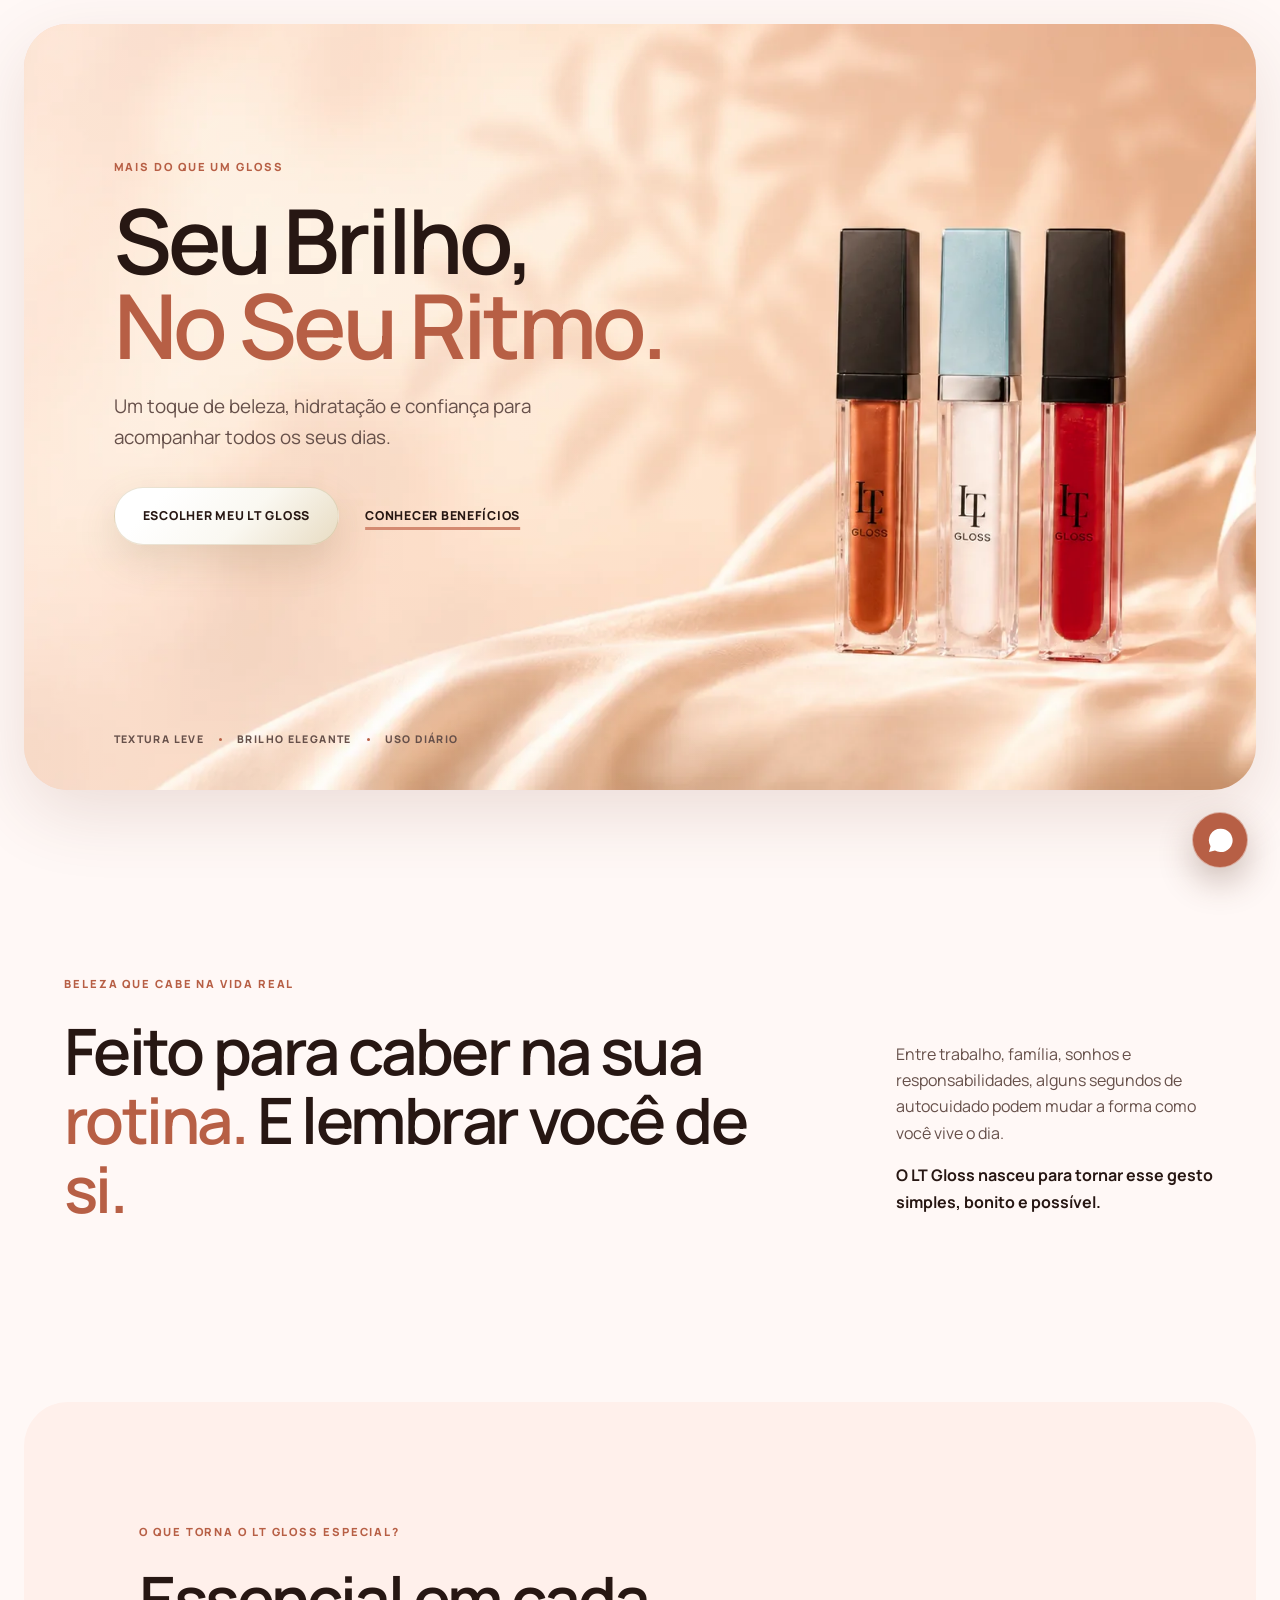
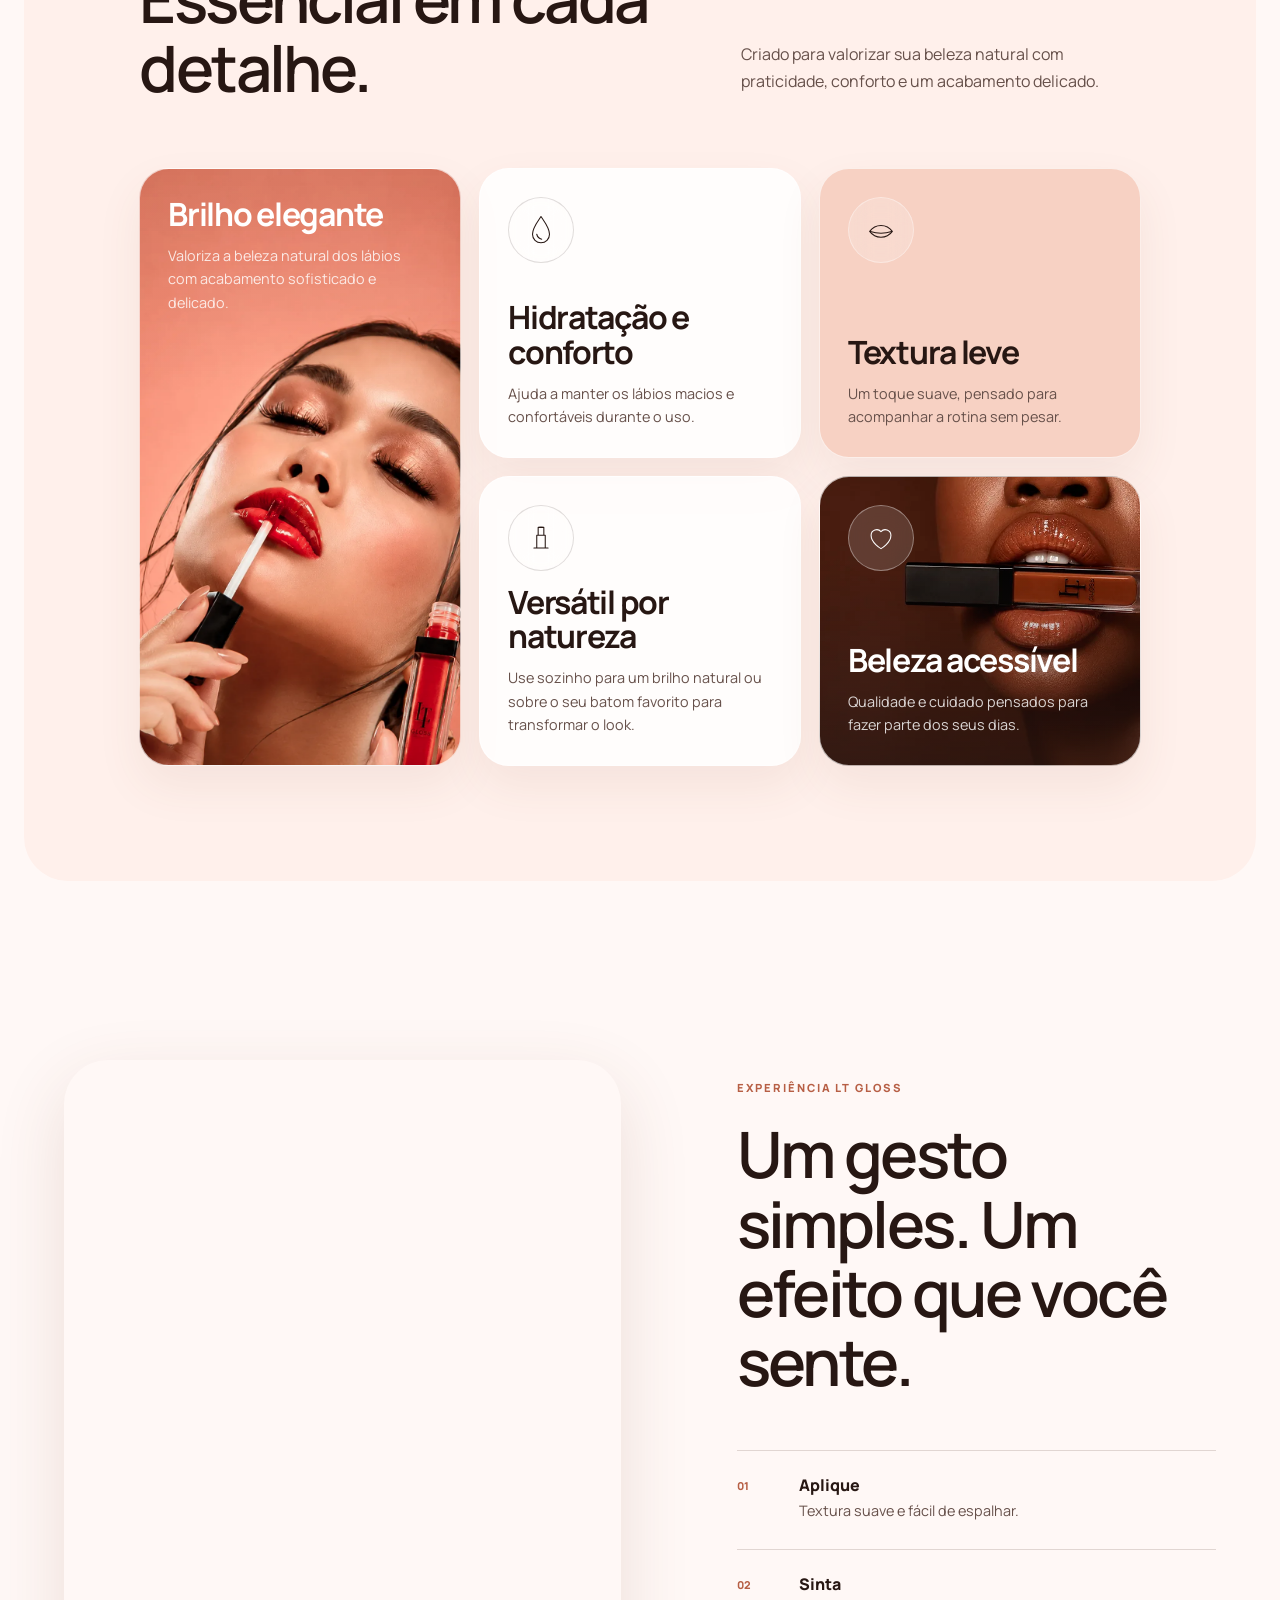
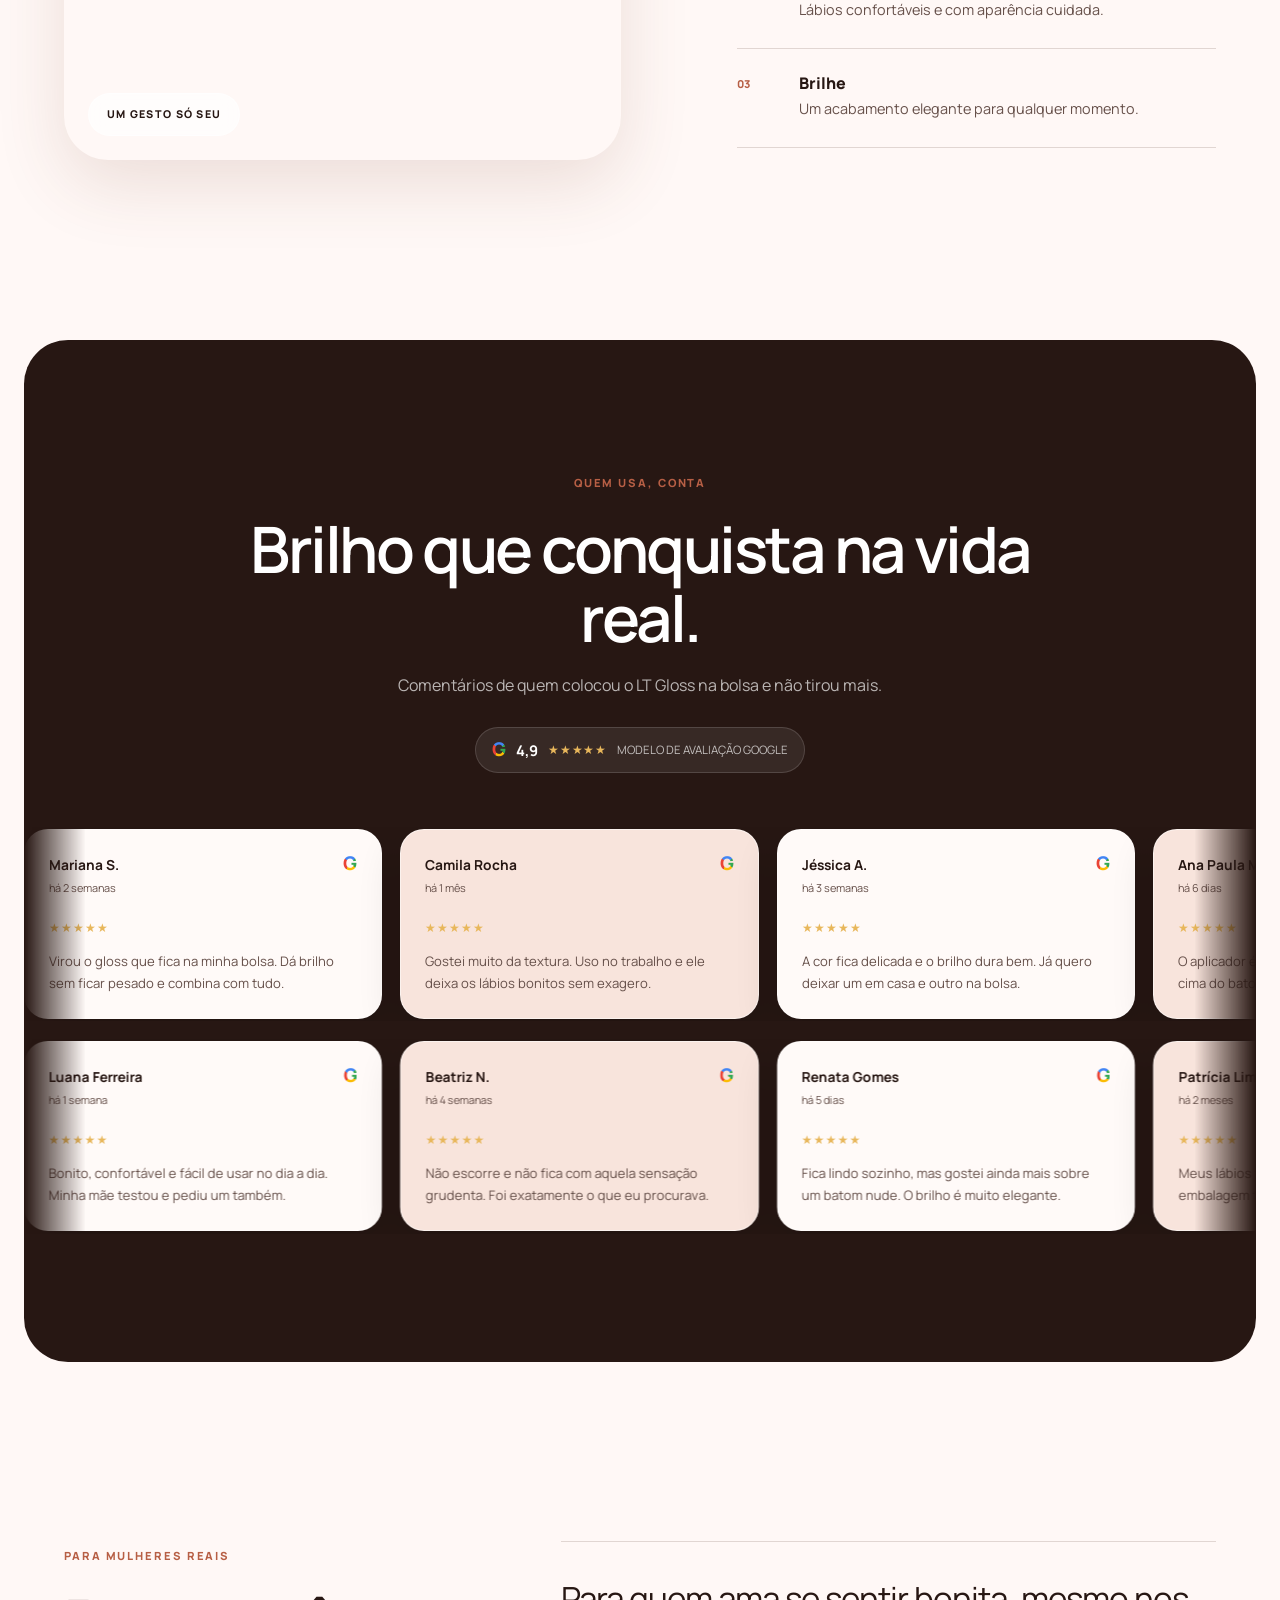
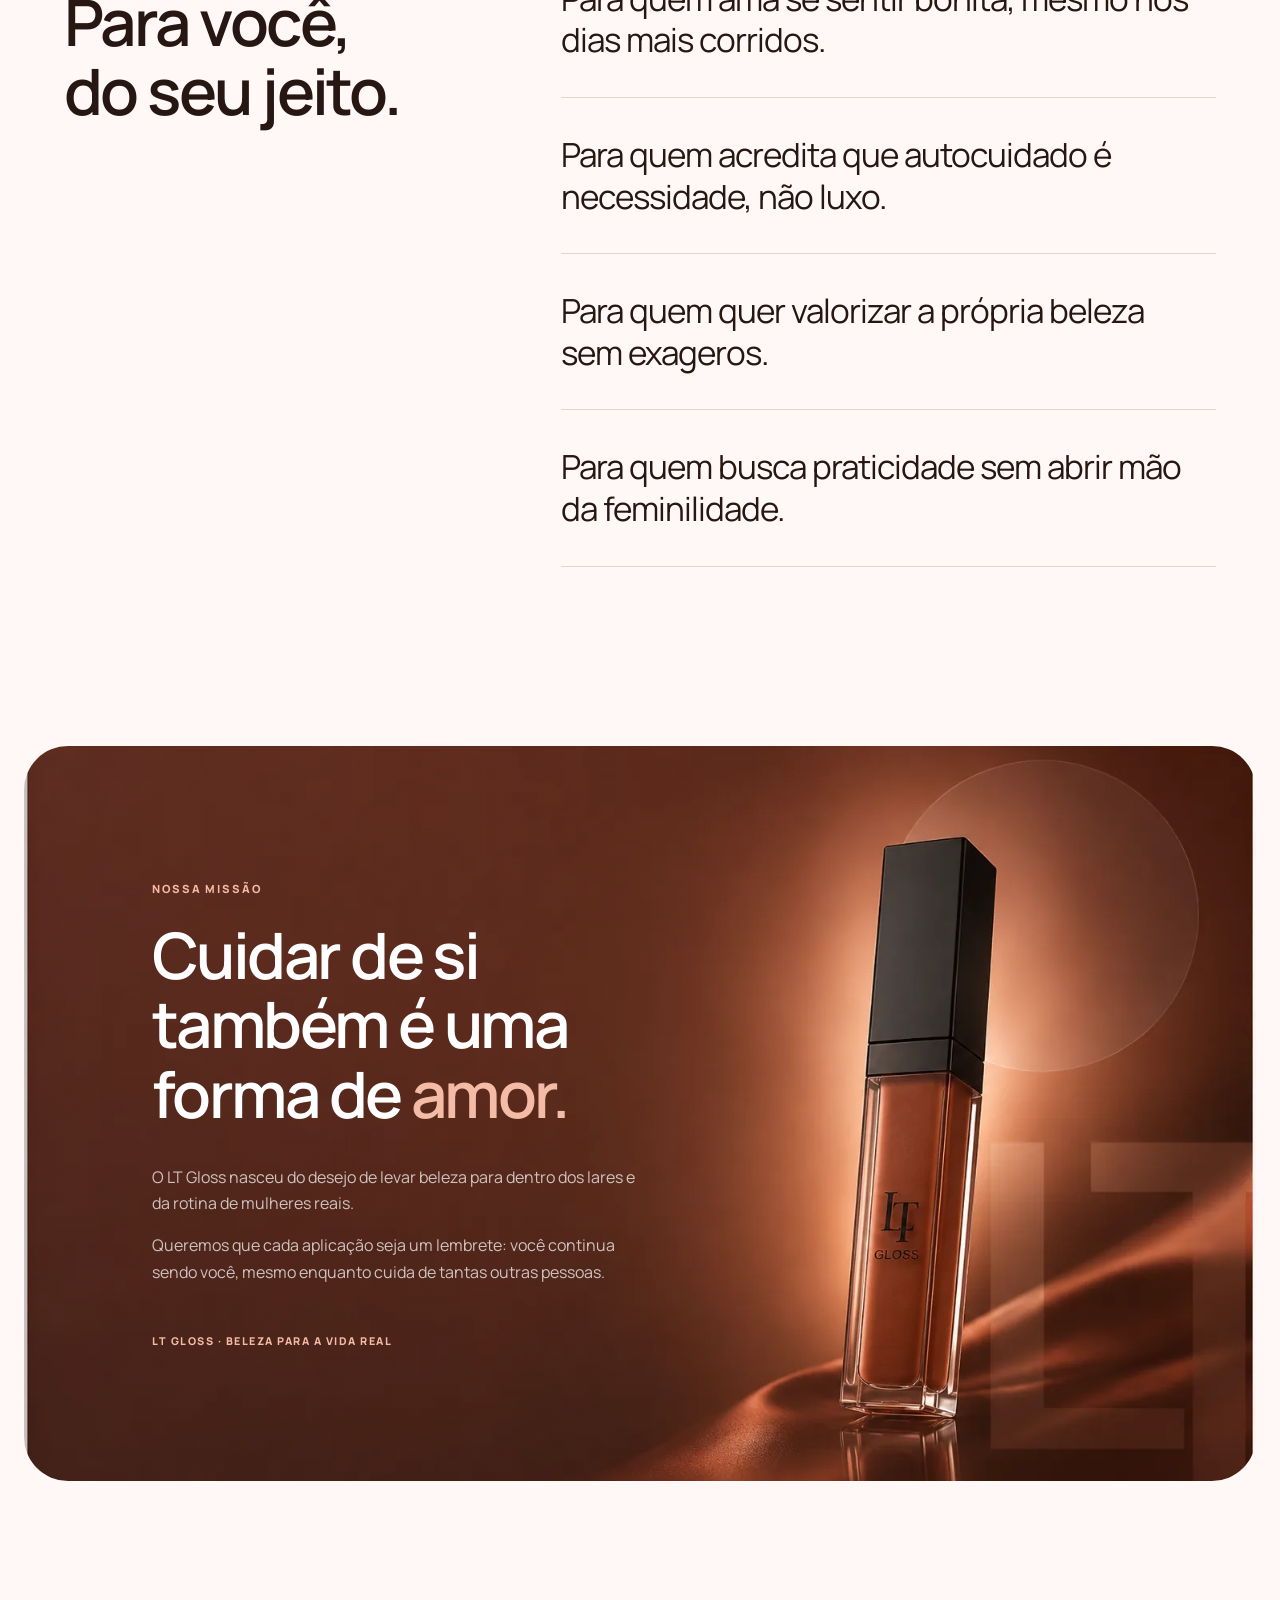
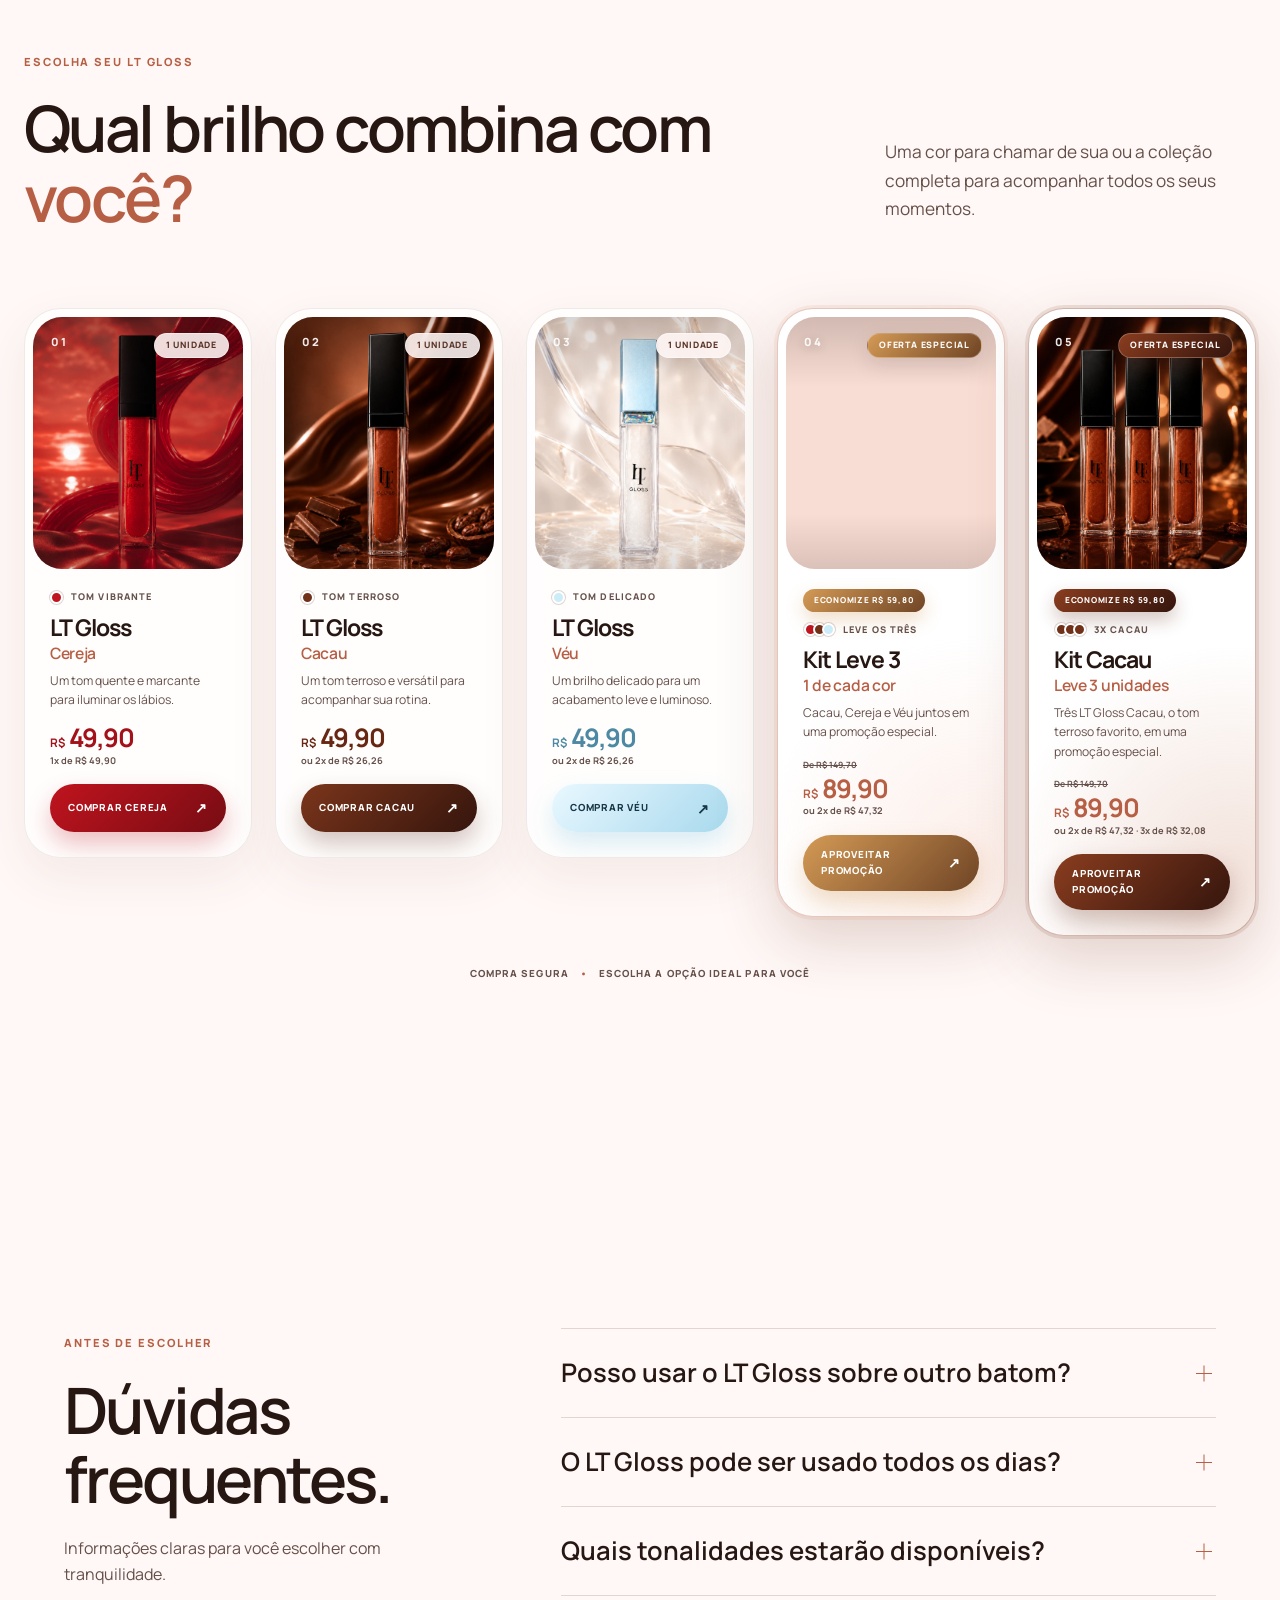
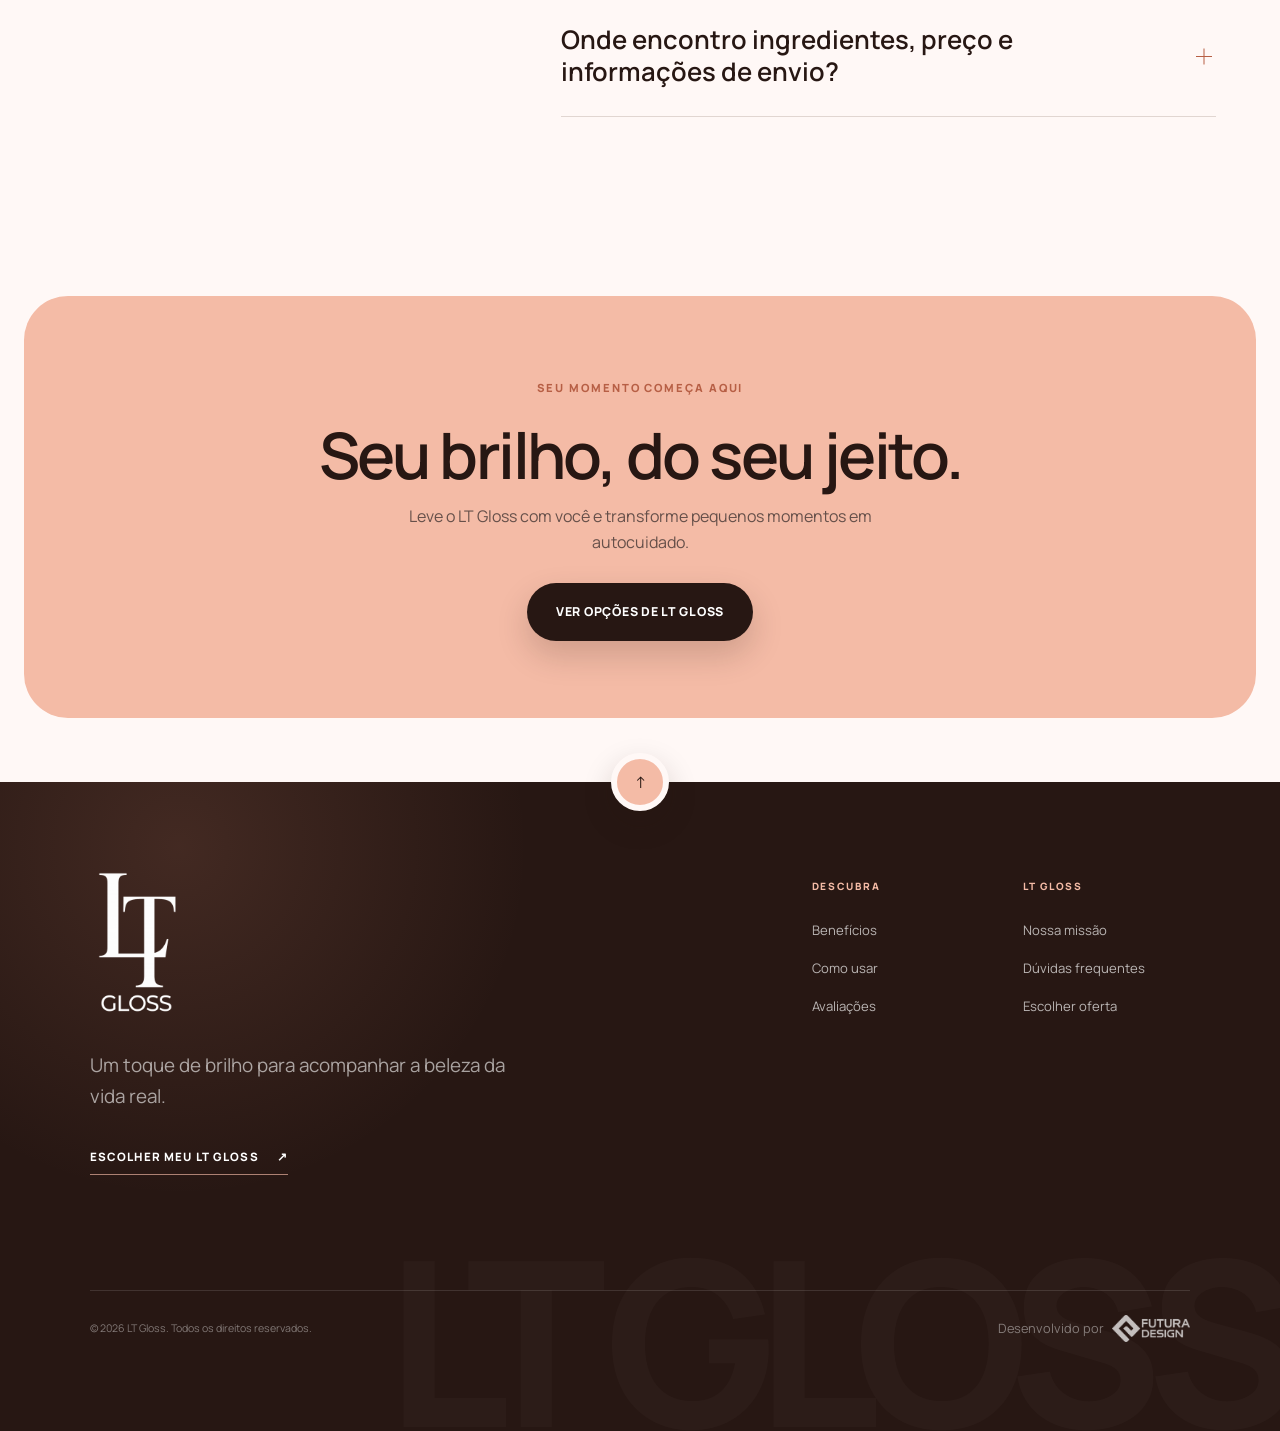
<file: index.html>
<!doctype html>
<html lang="pt-BR" prefix="og: https://ogp.me/ns#">
  <head>
    <meta charset="UTF-8" />
    <meta name="viewport" content="width=device-width, initial-scale=1.0" />
    <meta
      name="description"
      content="Conheça o LT Gloss: textura leve, brilho elegante e acabamento confortável para valorizar sua beleza todos os dias."
    />
    <meta name="robots" content="index, follow, max-image-preview:large" />
    <meta name="author" content="LT Gloss" />
    <meta name="color-scheme" content="light" />
    <meta name="theme-color" content="#fff8f6" />
    <meta property="og:type" content="website" />
    <meta property="og:locale" content="pt_BR" />
    <meta property="og:site_name" content="LT Gloss" />
    <meta property="og:url" content="https://ltgloss.com.br/" />
    <meta property="og:title" content="LT Gloss | Brilho elegante, textura leve e conforto" />
    <meta
      property="og:description"
      content="Um toque de brilho, conforto e autocuidado para acompanhar todos os seus dias."
    />
    <meta property="og:image" content="https://ltgloss.com.br/assets/thumb.png?v=2" />
    <meta property="og:image:url" content="https://ltgloss.com.br/assets/thumb.png?v=2" />
    <meta property="og:image:secure_url" content="https://ltgloss.com.br/assets/thumb.png?v=2" />
    <meta property="og:image:type" content="image/png" />
    <meta property="og:image:width" content="356" />
    <meta property="og:image:height" content="356" />
    <meta property="og:image:alt" content="Logo LT Gloss sobre fundo rosado" />
    <meta name="twitter:card" content="summary" />
    <meta name="twitter:title" content="LT Gloss | Brilho elegante, textura leve e conforto" />
    <meta
      name="twitter:description"
      content="Um toque de brilho, conforto e autocuidado para acompanhar todos os seus dias."
    />
    <meta name="twitter:image" content="https://ltgloss.com.br/assets/thumb.png?v=2" />
    <meta name="twitter:image:alt" content="Logo LT Gloss sobre fundo rosado" />
    <title>LT Gloss | Brilho elegante, textura leve e conforto</title>

    <link rel="canonical" href="https://ltgloss.com.br/" />
    <link rel="icon" href="./favicon.svg" type="image/svg+xml" />
    <link rel="apple-touch-icon" href="./assets/thumb.png" />
    <link rel="image_src" href="https://ltgloss.com.br/assets/thumb.png?v=2" />
    <link rel="preload" as="image" href="./assets/hero-mobile.webp" type="image/webp" media="(max-width: 767px)" fetchpriority="high" />
    <link rel="preload" as="image" href="./assets/hero-desktop.webp" type="image/webp" media="(min-width: 768px)" fetchpriority="high" />
    <link rel="preconnect" href="https://fonts.googleapis.com" />
    <link rel="preconnect" href="https://fonts.gstatic.com" crossorigin />
    <link
      href="https://fonts.googleapis.com/css2?family=Manrope:wght@400;500;600;700;800&display=swap"
      rel="stylesheet"
    />
    <link rel="stylesheet" href="./styles.css" />
    <script type="application/ld+json">
      {
        "@context": "https://schema.org",
        "@type": "Product",
        "name": "LT Gloss",
        "description": "Gloss de textura leve, brilho elegante e acabamento confortável para valorizar a beleza todos os dias.",
        "brand": {
          "@type": "Brand",
          "name": "LT Gloss"
        },
        "category": "Gloss labial"
      }
    </script>
    <script src="./script.js" defer></script>
  </head>

  <body>
    <a class="skip-link" href="#conteudo">Ir para o conteúdo</a>

    <main id="conteudo">
      <section class="hero" id="inicio" aria-labelledby="hero-title">
        <picture class="hero__media">
          <source media="(max-width: 767px)" srcset="./assets/hero-mobile.webp" type="image/webp" />
          <img
            src="./assets/hero-desktop.webp"
            alt="Embalagem ilustrativa em uma composição quente e luminosa"
            width="1672"
            height="941"
            fetchpriority="high"
          />
        </picture>

        <div class="hero__veil"></div>

        <div class="hero__content reveal">
          <span class="eyebrow">Mais do que um gloss</span>
          <h1 id="hero-title">Seu Brilho,<br /><em>No Seu Ritmo.</em></h1>
          <p>
            Um toque de beleza, hidratação e confiança para acompanhar todos os
            seus dias.
          </p>
          <div class="hero__actions">
            <a
              class="button button--primary"
              href="#ofertas"
            >
              Escolher meu LT Gloss
            </a>
            <a class="text-link" href="#beneficios">Conhecer benefícios</a>
          </div>
        </div>

        <ul class="hero__proofs" aria-label="Principais benefícios">
          <li>Textura leve</li>
          <li>Brilho elegante</li>
          <li>Uso diário</li>
        </ul>

      </section>

      <section class="identity section" aria-labelledby="identity-title">
        <div class="identity__statement reveal">
          <span class="eyebrow">Beleza que cabe na vida real</span>
          <h2 id="identity-title">
            Feito para caber na sua <em>rotina.</em><br class="mobile-break" /> E lembrar você
            <br class="mobile-break" />de <em>si.</em>
          </h2>
        </div>
        <div class="identity__copy reveal">
          <p>
            Entre trabalho, família, sonhos e responsabilidades, alguns segundos
            de autocuidado podem mudar a forma como você vive o dia.
          </p>
          <p>
            O LT Gloss nasceu para tornar esse gesto simples, bonito e possível.
          </p>
        </div>
        <img
          class="identity__mobile-image"
          src="./assets/imgnew.webp"
          alt="LT Gloss vermelho envolvido por um cordão vermelho"
          width="941"
          height="1416"
          loading="lazy"
          decoding="async"
        />
      </section>

      <section class="benefits section section--wide" id="beneficios" aria-labelledby="benefits-title">
        <div class="benefits__heading reveal">
          <div>
            <span class="eyebrow">O que torna o LT Gloss especial?</span>
            <h2 id="benefits-title">Essencial em cada detalhe.</h2>
          </div>
          <p>
            Criado para valorizar sua beleza natural com praticidade, conforto e
            um acabamento delicado.
          </p>
        </div>

        <div class="benefits__grid">
          <article class="benefit-card benefit-card--featured reveal">
            <div class="benefit-card__art benefit-card__art--shine" aria-hidden="true">
              <span></span>
            </div>
            <div>
              <h3>Brilho elegante</h3>
              <p>
                Valoriza a beleza natural dos lábios com acabamento sofisticado e
                delicado.
              </p>
            </div>
          </article>

          <article class="benefit-card reveal">
            <div class="benefit-card__icon" aria-hidden="true">
              <svg viewBox="0 0 48 48">
                <path d="M24 5C18 14 12 21 12 30a12 12 0 0 0 24 0c0-9-6-16-12-25Z" />
                <path d="M18 30c1 4 3 6 7 7" />
              </svg>
            </div>
            <div>
              <h3>Hidratação e conforto</h3>
              <p>Ajuda a manter os lábios macios e confortáveis durante o uso.</p>
            </div>
          </article>

          <article class="benefit-card benefit-card--warm reveal">
            <div class="benefit-card__icon" aria-hidden="true">
              <svg viewBox="0 0 48 48">
                <path d="M8 26c8-11 24-11 32 0-8 11-24 11-32 0Z" />
                <path d="M9 26c9 3 21 3 30 0" />
              </svg>
            </div>
            <div>
              <h3>Textura leve</h3>
              <p>Um toque suave, pensado para acompanhar a rotina sem pesar.</p>
            </div>
          </article>

          <article class="benefit-card benefit-card--wide reveal">
            <div class="benefit-card__icon" aria-hidden="true">
              <svg viewBox="0 0 48 48">
                <path d="M14 38h20M18 38V20h12v18M20 20V9h8v11" />
                <path d="M22 9h4" />
              </svg>
            </div>
            <div>
              <h3>Versátil por natureza</h3>
              <p>
                Use sozinho para um brilho natural ou sobre o seu batom favorito
                para transformar o look.
              </p>
            </div>
          </article>

          <article class="benefit-card benefit-card--dark reveal">
            <div class="benefit-card__icon" aria-hidden="true">
              <svg viewBox="0 0 48 48">
                <path d="M24 39s-14-8-14-19a8 8 0 0 1 14-5 8 8 0 0 1 14 5c0 11-14 19-14 19Z" />
              </svg>
            </div>
            <div>
              <h3>Beleza acessível</h3>
              <p>Qualidade e cuidado pensados para fazer parte dos seus dias.</p>
            </div>
          </article>
        </div>
      </section>

      <section class="experience section" id="como-usar" aria-labelledby="experience-title">
        <div class="experience__visual reveal">
          <video muted loop playsinline preload="none" data-lazy-video aria-hidden="true">
            <source data-src="./assets/video.mp4" type="video/mp4" />
          </video>
          <span class="experience__badge">Um gesto só seu</span>
        </div>

        <div class="experience__content reveal">
          <span class="eyebrow">Experiência LT Gloss</span>
          <h2 id="experience-title">Um gesto simples. Um efeito que você sente.</h2>

          <ol class="steps">
            <li>
              <span>01</span>
              <div>
                <h3>Aplique</h3>
                <p>Textura suave e fácil de espalhar.</p>
              </div>
            </li>
            <li>
              <span>02</span>
              <div>
                <h3>Sinta</h3>
                <p>Lábios confortáveis e com aparência cuidada.</p>
              </div>
            </li>
            <li>
              <span>03</span>
              <div>
                <h3>Brilhe</h3>
                <p>Um acabamento elegante para qualquer momento.</p>
              </div>
            </li>
          </ol>
        </div>
      </section>

      <section class="reviews section--wide" id="avaliacoes" aria-labelledby="reviews-title">
        <div class="reviews__heading section reveal">
          <span class="eyebrow">Quem usa, conta</span>
          <h2 id="reviews-title">Brilho que conquista na vida real.</h2>
          <p>Comentários de quem colocou o LT Gloss na bolsa e não tirou mais.</p>
          <div class="reviews__summary" aria-label="Exemplo visual de avaliação com 4,9 estrelas">
            <span class="google-mark" aria-hidden="true">G</span>
            <strong>4,9</strong>
            <span class="review-stars" aria-hidden="true">★★★★★</span>
            <span>modelo de avaliação Google</span>
          </div>
          
        </div>

        <div class="reviews__rows" aria-label="Exemplos de comentários de clientes">
          <div class="review-row">
            <div class="review-track">
              <article class="review-card">
                <div class="review-card__top">
                  <div><strong>Mariana S.</strong><span>há 2 semanas</span></div>
                  <span class="google-mark" aria-label="Google">G</span>
                </div>
                <span class="review-stars" aria-label="5 estrelas">★★★★★</span>
                <p>Virou o gloss que fica na minha bolsa. Dá brilho sem ficar pesado e combina com tudo.</p>
              </article>
              <article class="review-card">
                <div class="review-card__top">
                  <div><strong>Camila Rocha</strong><span>há 1 mês</span></div>
                  <span class="google-mark" aria-label="Google">G</span>
                </div>
                <span class="review-stars" aria-label="5 estrelas">★★★★★</span>
                <p>Gostei muito da textura. Uso no trabalho e ele deixa os lábios bonitos sem exagero.</p>
              </article>
              <article class="review-card">
                <div class="review-card__top">
                  <div><strong>Jéssica A.</strong><span>há 3 semanas</span></div>
                  <span class="google-mark" aria-label="Google">G</span>
                </div>
                <span class="review-stars" aria-label="5 estrelas">★★★★★</span>
                <p>A cor fica delicada e o brilho dura bem. Já quero deixar um em casa e outro na bolsa.</p>
              </article>
              <article class="review-card">
                <div class="review-card__top">
                  <div><strong>Ana Paula M.</strong><span>há 6 dias</span></div>
                  <span class="google-mark" aria-label="Google">G</span>
                </div>
                <span class="review-stars" aria-label="5 estrelas">★★★★★</span>
                <p>O aplicador é ótimo e o acabamento fica lindo por cima do batom. Chegou bem embalado.</p>
              </article>
              <article class="review-card" aria-hidden="true">
                <div class="review-card__top">
                  <div><strong>Mariana S.</strong><span>há 2 semanas</span></div>
                  <span class="google-mark">G</span>
                </div>
                <span class="review-stars">★★★★★</span>
                <p>Virou o gloss que fica na minha bolsa. Dá brilho sem ficar pesado e combina com tudo.</p>
              </article>
              <article class="review-card" aria-hidden="true">
                <div class="review-card__top">
                  <div><strong>Camila Rocha</strong><span>há 1 mês</span></div>
                  <span class="google-mark">G</span>
                </div>
                <span class="review-stars">★★★★★</span>
                <p>Gostei muito da textura. Uso no trabalho e ele deixa os lábios bonitos sem exagero.</p>
              </article>
              <article class="review-card" aria-hidden="true">
                <div class="review-card__top">
                  <div><strong>Jéssica A.</strong><span>há 3 semanas</span></div>
                  <span class="google-mark">G</span>
                </div>
                <span class="review-stars">★★★★★</span>
                <p>A cor fica delicada e o brilho dura bem. Já quero deixar um em casa e outro na bolsa.</p>
              </article>
              <article class="review-card" aria-hidden="true">
                <div class="review-card__top">
                  <div><strong>Ana Paula M.</strong><span>há 6 dias</span></div>
                  <span class="google-mark">G</span>
                </div>
                <span class="review-stars">★★★★★</span>
                <p>O aplicador é ótimo e o acabamento fica lindo por cima do batom. Chegou bem embalado.</p>
              </article>
            </div>
          </div>

          <div class="review-row review-row--reverse">
            <div class="review-track">
              <article class="review-card">
                <div class="review-card__top">
                  <div><strong>Luana Ferreira</strong><span>há 1 semana</span></div>
                  <span class="google-mark" aria-label="Google">G</span>
                </div>
                <span class="review-stars" aria-label="5 estrelas">★★★★★</span>
                <p>Bonito, confortável e fácil de usar no dia a dia. Minha mãe testou e pediu um também.</p>
              </article>
              <article class="review-card">
                <div class="review-card__top">
                  <div><strong>Beatriz N.</strong><span>há 4 semanas</span></div>
                  <span class="google-mark" aria-label="Google">G</span>
                </div>
                <span class="review-stars" aria-label="5 estrelas">★★★★★</span>
                <p>Não escorre e não fica com aquela sensação grudenta. Foi exatamente o que eu procurava.</p>
              </article>
              <article class="review-card">
                <div class="review-card__top">
                  <div><strong>Renata Gomes</strong><span>há 5 dias</span></div>
                  <span class="google-mark" aria-label="Google">G</span>
                </div>
                <span class="review-stars" aria-label="5 estrelas">★★★★★</span>
                <p>Fica lindo sozinho, mas gostei ainda mais sobre um batom nude. O brilho é muito elegante.</p>
              </article>
              <article class="review-card">
                <div class="review-card__top">
                  <div><strong>Patrícia Lima</strong><span>há 2 meses</span></div>
                  <span class="google-mark" aria-label="Google">G</span>
                </div>
                <span class="review-stars" aria-label="5 estrelas">★★★★★</span>
                <p>Meus lábios ficam confortáveis por horas. A embalagem também é linda e bem acabada.</p>
              </article>
              <article class="review-card" aria-hidden="true">
                <div class="review-card__top">
                  <div><strong>Luana Ferreira</strong><span>há 1 semana</span></div>
                  <span class="google-mark">G</span>
                </div>
                <span class="review-stars">★★★★★</span>
                <p>Bonito, confortável e fácil de usar no dia a dia. Minha mãe testou e pediu um também.</p>
              </article>
              <article class="review-card" aria-hidden="true">
                <div class="review-card__top">
                  <div><strong>Beatriz N.</strong><span>há 4 semanas</span></div>
                  <span class="google-mark">G</span>
                </div>
                <span class="review-stars">★★★★★</span>
                <p>Não escorre e não fica com aquela sensação grudenta. Foi exatamente o que eu procurava.</p>
              </article>
              <article class="review-card" aria-hidden="true">
                <div class="review-card__top">
                  <div><strong>Renata Gomes</strong><span>há 5 dias</span></div>
                  <span class="google-mark">G</span>
                </div>
                <span class="review-stars">★★★★★</span>
                <p>Fica lindo sozinho, mas gostei ainda mais sobre um batom nude. O brilho é muito elegante.</p>
              </article>
              <article class="review-card" aria-hidden="true">
                <div class="review-card__top">
                  <div><strong>Patrícia Lima</strong><span>há 2 meses</span></div>
                  <span class="google-mark">G</span>
                </div>
                <span class="review-stars">★★★★★</span>
                <p>Meus lábios ficam confortáveis por horas. A embalagem também é linda e bem acabada.</p>
              </article>
            </div>
          </div>
        </div>
      </section>

      <section class="real-women section" aria-labelledby="real-women-title">
        <div class="real-women__heading reveal">
          <span class="eyebrow">Para mulheres reais</span>
          <h2 id="real-women-title">Para você, do seu jeito.</h2>
        </div>
        <div class="statements">
          <article class="statement reveal">
            <p>Para quem ama se sentir bonita, mesmo nos dias mais corridos.</p>
          </article>
          <article class="statement reveal">
            <p>Para quem acredita que autocuidado é necessidade, não luxo.</p>
          </article>
          <article class="statement reveal">
            <p>Para quem quer valorizar a própria beleza sem exageros.</p>
          </article>
          <article class="statement reveal">
            <p>Para quem busca praticidade sem abrir mão da feminilidade.</p>
          </article>
        </div>
      </section>

      <section class="manifesto section--wide" id="missao" aria-labelledby="manifesto-title">
        <div class="manifesto__glow" aria-hidden="true"></div>
        <div class="manifesto__content reveal">
          <span class="eyebrow">Nossa missão</span>
          <h2 id="manifesto-title">Cuidar de si também é uma forma de <em>amor.</em></h2>
          <p>
            O LT Gloss nasceu do desejo de levar beleza para dentro dos lares e
            da rotina de mulheres reais.
          </p>
          <p>
            Queremos que cada aplicação seja um lembrete: você continua sendo
            você, mesmo enquanto cuida de tantas outras pessoas.
          </p>
          <span class="manifesto__sign">LT Gloss · Beleza para a vida real</span>
        </div>
        <div class="manifesto__mark" aria-hidden="true">LT</div>
      </section>

      <section class="offers section--wide" id="ofertas" aria-labelledby="offers-title">
        <div class="offers__heading reveal">
          <div>
            <span class="eyebrow">Escolha seu LT Gloss</span>
            <h2 id="offers-title">Qual brilho combina com <em>você?</em></h2>
          </div>
          <p>
            Uma cor para chamar de sua ou a coleção completa para acompanhar
            todos os seus momentos.
          </p>
        </div>

        <div class="offers__grid" data-offers-grid>
          <article class="offer-card offer-card--sun reveal">
            <div class="offer-card__media">
              <img
                src="./assets/cereja.webp"
                alt="LT Gloss Cereja"
                width="1086"
                height="1448"
                loading="lazy"
                decoding="async"
              />
              <span class="offer-card__number" aria-hidden="true">01</span>
              <span class="offer-card__tag">1 unidade</span>
            </div>
            <div class="offer-card__content">
              <div class="offer-card__shade">
                <span class="shade-dot shade-dot--x" aria-hidden="true"></span>
                <span>Tom vibrante</span>
              </div>
              <h3>LT Gloss <em>Cereja</em></h3>
              <p>Um tom quente e marcante para iluminar os lábios.</p>
              <div class="offer-card__price" aria-label="Preço: 49 reais e 90 centavos">
                <strong><small>R$</small> 49,90</strong>
                <span>1x de R$ 49,90</span>
              </div>
              <a
                class="offer-card__cta"
                href="https://ev.braip.com/checkout/pla0xexw/chex0ork"
                aria-label="Comprar LT Gloss Cereja"
              >
                Comprar Cereja <span aria-hidden="true">↗</span>
              </a>
            </div>
          </article>

          <article class="offer-card offer-card--cacao reveal">
            <div class="offer-card__media">
              <img
                src="./assets/cacau.webp"
                alt="LT Gloss Cacau"
                width="1086"
                height="1448"
                loading="lazy"
                decoding="async"
              />
              <span class="offer-card__number" aria-hidden="true">02</span>
              <span class="offer-card__tag">1 unidade</span>
            </div>
            <div class="offer-card__content">
              <div class="offer-card__shade">
                <span class="shade-dot shade-dot--y" aria-hidden="true"></span>
                <span>Tom terroso</span>
              </div>
              <h3>LT Gloss <em>Cacau</em></h3>
              <p>Um tom terroso e versátil para acompanhar sua rotina.</p>
              <div class="offer-card__price" aria-label="Preço: 49 reais e 90 centavos">
                <strong><small>R$</small> 49,90</strong>
                <span>ou 2x de R$ 26,26</span>
              </div>
              <a
                class="offer-card__cta"
                href="https://ev.braip.com/checkout/pla89jv1/chex0ork"
                aria-label="Comprar LT Gloss Cacau"
              >
                Comprar Cacau <span aria-hidden="true">↗</span>
              </a>
            </div>
          </article>

          <article class="offer-card offer-card--veil reveal">
            <div class="offer-card__media">
              <img
                src="./assets/vel.webp"
                alt="LT Gloss Véu"
                width="1086"
                height="1448"
                loading="lazy"
                decoding="async"
              />
              <span class="offer-card__number" aria-hidden="true">03</span>
              <span class="offer-card__tag">1 unidade</span>
            </div>
            <div class="offer-card__content">
              <div class="offer-card__shade">
                <span class="shade-dot shade-dot--z" aria-hidden="true"></span>
                <span>Tom delicado</span>
              </div>
              <h3>LT Gloss <em>Véu</em></h3>
              <p>Um brilho delicado para um acabamento leve e luminoso.</p>
              <div class="offer-card__price" aria-label="Preço: 49 reais e 90 centavos">
                <strong><small>R$</small> 49,90</strong>
                <span>ou 2x de R$ 26,26</span>
              </div>
              <a
                class="offer-card__cta"
                href="https://ev.braip.com/checkout/pla98ne4/chex0ork"
                aria-label="Comprar LT Gloss Véu"
              >
                Comprar Véu <span aria-hidden="true">↗</span>
              </a>
            </div>
          </article>

          <article class="offer-card offer-card--kit reveal">
            <div class="offer-card__media">
              <img
                src="./assets/kit.webp"
                alt="Kit com três LT Gloss, um de cada cor"
                width="1086"
                height="1448"
                loading="lazy"
                decoding="async"
              />
              <span class="offer-card__number" aria-hidden="true">04</span>
              <span class="offer-card__tag">Oferta especial</span>
            </div>
            <div class="offer-card__content">
              <span class="offer-card__promo">Economize R$ 59,80</span>
              <div class="offer-card__shade">
                <span class="shade-stack" aria-hidden="true">
                  <span class="shade-dot shade-dot--x"></span>
                  <span class="shade-dot shade-dot--y"></span>
                  <span class="shade-dot shade-dot--z"></span>
                </span>
                <span>Leve os três</span>
              </div>
              <h3>Kit Leve 3 <em>1 de cada cor</em></h3>
              <p>Cacau, Cereja e Véu juntos em uma promoção especial.</p>
              <div class="offer-card__price offer-card__price--promo" aria-label="Preço promocional: 89 reais e 90 centavos">
                <span class="offer-card__old-price">De R$ 149,70</span>
                <strong><small>R$</small> 89,90</strong>
                <span>ou 2x de R$ 47,32</span>
              </div>
              <a
                class="offer-card__cta"
                href="https://ev.braip.com/checkout/plae6pv6/chex0ork"
                aria-label="Comprar promoção Kit Leve 3"
              >
                Aproveitar promoção <span aria-hidden="true">↗</span>
              </a>
            </div>
          </article>

          <article class="offer-card offer-card--cacao-kit reveal">
            <div class="offer-card__media">
              <img
                src="./assets/kitcacau.webp"
                alt="Kit com três LT Gloss Cacau"
                width="1122"
                height="1402"
                loading="lazy"
                decoding="async"
              />
              <span class="offer-card__number" aria-hidden="true">05</span>
              <span class="offer-card__tag">Oferta especial</span>
            </div>
            <div class="offer-card__content">
              <span class="offer-card__promo">Economize R$ 59,80</span>
              <div class="offer-card__shade">
                <span class="shade-stack" aria-hidden="true">
                  <span class="shade-dot shade-dot--y"></span>
                  <span class="shade-dot shade-dot--y"></span>
                  <span class="shade-dot shade-dot--y"></span>
                </span>
                <span>3x Cacau</span>
              </div>
              <h3>Kit Cacau <em>Leve 3 unidades</em></h3>
              <p>Três LT Gloss Cacau, o tom terroso favorito, em uma promoção especial.</p>
              <div class="offer-card__price offer-card__price--promo" aria-label="Preço promocional: 89 reais e 90 centavos">
                <span class="offer-card__old-price">De R$ 149,70</span>
                <strong><small>R$</small> 89,90</strong>
                <span>ou 2x de R$ 47,32 · 3x de R$ 32,08</span>
              </div>
              <a
                class="offer-card__cta"
                href="https://ev.braip.com/checkout/plar4v4w/chex0ork?currency=BRL"
                aria-label="Comprar Kit Cacau Leve 3"
              >
                Aproveitar promoção <span aria-hidden="true">↗</span>
              </a>
            </div>
          </article>
        </div>

        <p class="offers__note reveal">
          Compra segura <span aria-hidden="true">•</span> Escolha a opção ideal para você
        </p>
      </section>

      <section class="faq section" id="duvidas" aria-labelledby="faq-title">
        <div class="faq__heading reveal">
          <span class="eyebrow">Antes de escolher</span>
          <h2 id="faq-title">Dúvidas frequentes.</h2>
          <p>Informações claras para você escolher com tranquilidade.</p>
        </div>

        <div class="faq__list reveal">
          <details>
            <summary>Posso usar o LT Gloss sobre outro batom?</summary>
            <p>
              Sim. Ele foi pensado para ser usado sozinho ou como acabamento
              luminoso sobre o seu batom favorito.
            </p>
          </details>
          <details>
            <summary>O LT Gloss pode ser usado todos os dias?</summary>
            <p>
              Sim. Sua proposta é acompanhar a rotina com textura leve e aplicação
              prática.
            </p>
          </details>
          <details>
            <summary>Quais tonalidades estarão disponíveis?</summary>
            <p>
              Você pode escolher entre Cacau, Cereja e Véu ou aproveitar o
              Kit Leve 3 com uma unidade de cada tonalidade.
            </p>
          </details>
          <details>
            <summary>Onde encontro ingredientes, preço e informações de envio?</summary>
            <p>
              Essas informações serão adicionadas antes do lançamento oficial da
              loja.
            </p>
          </details>
        </div>
      </section>

      <section class="purchase section--wide" id="comprar" aria-labelledby="purchase-title">
        <div class="purchase__content reveal">
          <div>
            <span class="eyebrow">Seu momento começa aqui</span>
            <h2 id="purchase-title">Seu brilho, do seu jeito.</h2>
            <p>Leve o LT Gloss com você e transforme pequenos momentos em autocuidado.</p>
          </div>
          <a
            class="button button--dark"
            href="#ofertas"
            aria-label="Ver opções de LT Gloss"
          >
            Ver opções de LT Gloss
          </a>
        </div>
      </section>
    </main>

    <a class="footer__back-top" href="#inicio" aria-label="Voltar ao topo">
      <span aria-hidden="true">↑</span>
    </a>

    <footer class="footer">
      <div class="footer__main">
        <div class="footer__brand">
          <a class="brand brand--footer" href="#inicio" aria-label="LT Gloss, voltar ao início">
            <img src="./assets/logo.webp" alt="" width="1024" height="1536" loading="lazy" decoding="async" />
          </a>
          <p>Um toque de brilho para acompanhar a beleza da vida real.</p>
          <a class="footer__cta" href="#ofertas">Escolher meu LT Gloss <span aria-hidden="true">↗</span></a>
        </div>

        <nav class="footer__nav" aria-label="Navegação do rodapé">
          <div>
            <span>Descubra</span>
            <a href="#beneficios">Benefícios</a>
            <a href="#como-usar">Como usar</a>
            <a href="#avaliacoes">Avaliações</a>
          </div>
          <div>
            <span>LT Gloss</span>
            <a href="#missao">Nossa missão</a>
            <a href="#duvidas">Dúvidas frequentes</a>
            <a href="#ofertas">Escolher oferta</a>
          </div>
        </nav>
      </div>

      <div class="footer__bottom">
        <p>© 2026 LT Gloss. Todos os direitos reservados.</p>
        <p class="footer__developer">
          Desenvolvido por
          <a
            class="footer__developer-link"
            href="https://futurabr.com"
            target="_blank"
            rel="noopener noreferrer"
            aria-label="Visitar o site da Agência Futura Design"
          >
            <img src="./assets/logop.webp" alt="Futura Design" width="768" height="100" loading="lazy" decoding="async" />
          </a>
        </p>
      </div>

      <span class="footer__watermark" aria-hidden="true">LT GLOSS</span>
    </footer>

    <a
      class="whatsapp-float"
      href="https://wa.me/557581384196?text=Ol%C3%A1%21%20Gostaria%20de%20saber%20mais%20sobre%20o%20LT%20Gloss.%20Pode%20me%20ajudar%3F"
      target="_blank"
      rel="noopener noreferrer"
      aria-label="Abrir WhatsApp"
      title="Fale conosco pelo WhatsApp"
    >
      <svg viewBox="0 0 32 32" aria-hidden="true">
        <path d="M16 3a12.8 12.8 0 0 0-11 19.3L3.3 28.7l6.6-1.7A12.9 12.9 0 1 0 16 3Z" />
        <path d="M11.2 9.7c.3-.7.7-.7 1.1-.7h.8c.3 0 .6.1.8.6l1 2.4c.1.4.1.7-.1 1l-.8 1c-.2.2-.3.5-.1.8.7 1.5 1.9 2.7 3.4 3.4.3.2.6.1.8-.1l1-1.2c.2-.3.5-.3.9-.2l2.4 1.1c.4.2.6.4.6.7 0 .4-.2 2-1.4 2.8-1.1.8-2.6.9-4.3.3-1-.3-2.4-.9-4.1-2.4-1.4-1.3-2.5-2.8-3.3-4.6-.8-1.8-.8-3.3-.3-4.3.4-.4.9-.7 1.6-.6Z" />
      </svg>
    </a>
  </body>
</html>
</file>
<file: styles.css>
:root {
  --surface: #fff8f6;
  --surface-low: #fff0eb;
  --surface-high: #f8ddd4;
  --white: #ffffff;
  --ink: #271713;
  --ink-soft: #66504a;
  --line: rgba(91, 60, 49, 0.18);
  --primary: #d48a71;
  --primary-light: #f4bba6;
  --terracotta: #b75f45;
  --brown: #593426;
  --shadow: 0 24px 70px rgba(117, 64, 46, 0.14);
  --container: 1240px;
  --gutter: clamp(20px, 5vw, 72px);
}

* {
  box-sizing: border-box;
}

html {
  scroll-behavior: smooth;
  scroll-padding-top: 20px;
  scrollbar-color: var(--terracotta) var(--surface-low);
  scrollbar-width: thin;
}

::-webkit-scrollbar {
  width: 7px;
  height: 7px;
}

::-webkit-scrollbar-track {
  background: var(--surface-low);
}

::-webkit-scrollbar-thumb {
  border: 2px solid var(--surface-low);
  border-radius: 999px;
  background: linear-gradient(to bottom, var(--primary), var(--terracotta));
}

::-webkit-scrollbar-thumb:hover {
  background: var(--brown);
}

body {
  margin: 0;
  overflow-x: hidden;
  background: var(--surface);
  color: var(--ink);
  font-family: "Manrope", sans-serif;
  font-size: 16px;
  line-height: 1.65;
  -webkit-font-smoothing: antialiased;
}

img,
svg {
  display: block;
}

img {
  max-width: 100%;
}

a {
  color: inherit;
}

button,
input {
  font: inherit;
}

h1,
h2,
h3,
p {
  margin-top: 0;
}

h1,
h2,
h3 {
  font-family: "Manrope", sans-serif;
  line-height: 1.08;
  letter-spacing: -0.04em;
}

h1 {
  max-width: 690px;
  margin-bottom: 24px;
  font-size: clamp(3.7rem, 7vw, 7.25rem);
  font-weight: 600;
}

h2 {
  margin-bottom: 0;
  font-size: clamp(2.7rem, 5vw, 5.2rem);
  font-weight: 600;
}

h3 {
  margin-bottom: 12px;
  font-size: clamp(1.55rem, 2.5vw, 2.05rem);
}

em {
  color: var(--terracotta);
  font-style: normal;
  font-weight: 600;
}

.mobile-break {
  display: none;
}

.sr-only {
  position: absolute;
  width: 1px;
  height: 1px;
  padding: 0;
  margin: -1px;
  overflow: hidden;
  clip: rect(0, 0, 0, 0);
  white-space: nowrap;
  border: 0;
}

.skip-link {
  position: fixed;
  z-index: 100;
  top: 12px;
  left: 12px;
  padding: 10px 16px;
  border-radius: 999px;
  background: var(--ink);
  color: var(--white);
  transform: translateY(-150%);
}

.skip-link:focus {
  transform: translateY(0);
}

.brand {
  display: inline-flex;
  align-items: baseline;
  gap: 5px;
  text-decoration: none;
}

.brand span {
  font-family: "Manrope", sans-serif;
  font-size: 1.9rem;
  font-weight: 700;
  letter-spacing: -0.08em;
}

.brand small {
  color: var(--terracotta);
  font-size: 0.58rem;
  font-weight: 800;
  letter-spacing: 0.18em;
  text-transform: uppercase;
}

.section {
  width: calc(100% - (var(--gutter) * 2));
  max-width: var(--container);
  margin-right: auto;
  margin-left: auto;
}

.section--wide {
  width: calc(100% - 48px);
  max-width: 1440px;
  margin-right: auto;
  margin-left: auto;
}

.eyebrow {
  display: inline-flex;
  align-items: center;
  margin-bottom: 22px;
  color: var(--terracotta);
  font-size: 0.7rem;
  font-weight: 800;
  letter-spacing: 0.17em;
  text-transform: uppercase;
}

.button {
  display: inline-flex;
  min-height: 58px;
  align-items: center;
  justify-content: center;
  gap: 22px;
  padding: 15px 28px;
  border: 1px solid transparent;
  border-radius: 999px;
  cursor: pointer;
  font-size: 0.77rem;
  font-weight: 800;
  letter-spacing: 0.06em;
  text-decoration: none;
  text-transform: uppercase;
  transition:
    transform 180ms ease,
    box-shadow 180ms ease,
    background-color 180ms ease;
}

.button:hover {
  transform: translateY(-2px);
}

.button:focus-visible,
.footer a:focus-visible,
.footer__back-top:focus-visible,
.text-link:focus-visible,
summary:focus-visible,
input:focus-visible {
  outline: 3px solid rgba(183, 95, 69, 0.36);
  outline-offset: 4px;
}

.button--primary {
  border-color: rgba(191, 169, 121, 0.32);
  background: linear-gradient(135deg, #ffffff 20%, #faf8f1 58%, #e8dcc3 100%);
  box-shadow: 0 16px 38px rgba(112, 91, 52, 0.16);
  color: var(--ink);
}

.button--dark {
  background: var(--ink);
  box-shadow: 0 14px 32px rgba(39, 23, 19, 0.18);
  color: var(--white);
}

.button--dark:hover {
  background: var(--brown);
  box-shadow: 0 18px 40px rgba(39, 23, 19, 0.24);
}

.text-link {
  color: var(--ink);
  font-size: 0.77rem;
  font-weight: 800;
  letter-spacing: 0.06em;
  text-decoration-color: var(--primary);
  text-decoration-thickness: 3px;
  text-underline-offset: 7px;
  text-transform: uppercase;
}

.hero {
  position: relative;
  width: calc(100% - 48px);
  max-width: 1440px;
  min-height: min(820px, calc(100vh - 134px));
  margin: 24px auto 0;
  overflow: hidden;
  border-radius: 44px;
  background: var(--surface-high);
  box-shadow: var(--shadow);
}

.hero__media,
.hero__media img,
.hero__veil {
  position: absolute;
  inset: 0;
  width: 100%;
  height: 100%;
}

.hero__media img {
  object-fit: cover;
}

.hero__veil {
  background: linear-gradient(90deg, rgba(255, 248, 246, 0.35), transparent 60%);
}

.hero__content {
  position: relative;
  z-index: 2;
  width: min(58%, 730px);
  padding: clamp(90px, 10vw, 145px) 0 160px clamp(42px, 7vw, 104px);
}

.hero__content h1 {
  line-height: 0.94;
}

.hero__content p {
  max-width: 480px;
  margin-bottom: 34px;
  color: var(--ink-soft);
  font-size: clamp(1rem, 1.5vw, 1.18rem);
}

.hero__actions {
  display: flex;
  gap: 26px;
  align-items: center;
}

.hero__proofs {
  position: absolute;
  z-index: 2;
  bottom: 42px;
  left: clamp(42px, 7vw, 104px);
  display: flex;
  gap: 0;
  padding: 0;
  margin: 0;
  list-style: none;
}

.hero__proofs li {
  display: flex;
  align-items: center;
  color: var(--ink-soft);
  font-size: 0.66rem;
  font-weight: 800;
  letter-spacing: 0.13em;
  text-transform: uppercase;
}

.hero__proofs li + li::before {
  width: 3px;
  height: 3px;
  margin: 0 15px;
  border-radius: 50%;
  background: var(--terracotta);
  content: "";
}

.identity {
  display: grid;
  grid-template-columns: minmax(0, 1.3fr) minmax(280px, 0.58fr);
  gap: clamp(50px, 9vw, 150px);
  align-items: end;
  padding-top: clamp(110px, 14vw, 210px);
  padding-bottom: clamp(110px, 14vw, 210px);
}

.identity h2 {
  max-width: 850px;
}

.identity__copy {
  padding-bottom: 8px;
}

.identity__copy p {
  color: var(--ink-soft);
}

.identity__copy p:last-child {
  margin-bottom: 0;
  color: var(--ink);
  font-weight: 700;
}

.identity__mobile-image {
  display: none;
}

.benefits {
  padding: clamp(70px, 9vw, 130px);
  border-radius: 44px;
  background: var(--surface-low);
}

.benefits__heading {
  display: flex;
  gap: 60px;
  align-items: end;
  justify-content: space-between;
  margin-bottom: 66px;
}

.benefits__heading > p {
  max-width: 400px;
  margin-bottom: 8px;
  color: var(--ink-soft);
}

.benefits__grid {
  display: grid;
  grid-template-columns: repeat(3, minmax(0, 1fr));
  grid-template-rows: repeat(2, minmax(290px, auto));
  gap: 18px;
}

.benefit-card {
  position: relative;
  display: flex;
  min-height: 290px;
  flex-direction: column;
  justify-content: space-between;
  padding: 28px;
  overflow: hidden;
  border: 1px solid rgba(255, 255, 255, 0.65);
  border-radius: 30px;
  background: rgba(255, 255, 255, 0.82);
  box-shadow: 0 20px 45px rgba(132, 75, 56, 0.08);
}

.benefit-card--featured {
  grid-row: span 2;
  grid-column: span 1;
  min-height: 598px;
  background:
    linear-gradient(to bottom, rgba(39, 23, 19, 0.08), transparent 38%),
    url("./assets/img1.webp") center / cover no-repeat;
  color: var(--white);
}

.benefit-card--featured .benefit-card__art {
  display: none;
}

.benefit-card--wide {
  grid-column: span 1;
}

.benefit-card--warm {
  background: #f7d1c3;
}

.benefit-card--dark {
  background:
    linear-gradient(to top, rgba(39, 23, 19, 0.62), transparent 72%),
    url("./assets/img2.webp") center / cover no-repeat;
  color: var(--white);
}

.benefit-card__icon {
  display: grid;
  width: 66px;
  height: 66px;
  place-items: center;
  border: 1px solid rgba(255, 255, 255, 0.36);
  border-radius: 50%;
  background: rgba(255, 255, 255, 0.2);
  -webkit-backdrop-filter: blur(12px);
  backdrop-filter: blur(12px);
}

.benefit-card--dark .benefit-card__icon {
  background: rgba(255, 255, 255, 0.14);
}

.benefit-card:not(.benefit-card--featured):not(.benefit-card--warm):not(.benefit-card--dark)
  .benefit-card__icon {
  border-color: rgba(39, 23, 19, 0.14);
}

.benefit-card__icon svg {
  width: 34px;
  fill: none;
  stroke: currentColor;
  stroke-linecap: round;
  stroke-linejoin: round;
  stroke-width: 1.5;
}

.benefit-card h3 {
  position: relative;
  z-index: 2;
}

.benefit-card p {
  position: relative;
  z-index: 2;
  max-width: 420px;
  margin-bottom: 0;
  color: var(--ink-soft);
  font-size: 0.9rem;
}

.benefit-card--dark p,
.benefit-card--featured p {
  color: rgba(255, 255, 255, 0.82);
}

.benefit-card__art {
  position: absolute;
  inset: 0;
}

.benefit-card__art--shine::before,
.benefit-card__art--shine::after,
.benefit-card__art--shine span {
  position: absolute;
  border: 1px solid rgba(255, 255, 255, 0.52);
  border-radius: 50%;
  background: rgba(255, 255, 255, 0.08);
  box-shadow: inset 0 0 30px rgba(255, 255, 255, 0.28);
  content: "";
}

.benefit-card__art--shine::before {
  top: 90px;
  right: -10px;
  width: 300px;
  height: 300px;
}

.benefit-card__art--shine::after {
  top: 240px;
  left: 50px;
  width: 150px;
  height: 150px;
}

.benefit-card__art--shine span {
  top: 52px;
  left: 42px;
  width: 72px;
  height: 72px;
}

.experience {
  display: grid;
  grid-template-columns: minmax(0, 1fr) minmax(0, 0.86fr);
  gap: clamp(60px, 9vw, 145px);
  align-items: center;
  padding-top: clamp(110px, 14vw, 210px);
  padding-bottom: clamp(110px, 14vw, 210px);
}

.experience__visual {
  position: relative;
  min-height: 700px;
  overflow: hidden;
  border-radius: 44px;
  box-shadow: var(--shadow);
}

.experience__visual video {
  position: absolute;
  inset: 0;
  width: 100%;
  height: 100%;
  object-fit: cover;
  object-position: center;
}

.experience__badge {
  position: absolute;
  bottom: 24px;
  left: 24px;
  padding: 12px 18px;
  border: 1px solid rgba(255, 255, 255, 0.5);
  border-radius: 999px;
  background: rgba(255, 255, 255, 0.66);
  backdrop-filter: blur(10px);
  font-size: 0.67rem;
  font-weight: 800;
  letter-spacing: 0.12em;
  text-transform: uppercase;
}

.experience__content > h2 {
  max-width: 570px;
  margin-bottom: 54px;
}

.steps {
  padding: 0;
  margin: 0;
  list-style: none;
}

.steps li {
  display: grid;
  grid-template-columns: 44px 1fr;
  gap: 18px;
  padding: 26px 0;
  border-top: 1px solid var(--line);
}

.steps li:last-child {
  border-bottom: 1px solid var(--line);
}

.steps span {
  color: var(--terracotta);
  font-size: 0.68rem;
  font-weight: 800;
}

.steps h3 {
  margin-bottom: 5px;
  font-family: "Manrope", sans-serif;
  font-size: 1rem;
  font-weight: 800;
  letter-spacing: 0;
}

.steps p {
  margin-bottom: 0;
  color: var(--ink-soft);
  font-size: 0.9rem;
}

.reviews {
  padding: clamp(80px, 10vw, 130px) 0;
  overflow: hidden;
  border-radius: 44px;
  background: var(--ink);
  color: var(--white);
}

.reviews__heading {
  margin-bottom: 54px;
  text-align: center;
}

.reviews__heading h2 {
  max-width: 780px;
  margin-right: auto;
  margin-bottom: 20px;
  margin-left: auto;
}

.reviews__heading > p {
  margin-bottom: 28px;
  color: rgba(255, 255, 255, 0.68);
}

.reviews__summary {
  display: inline-flex;
  align-items: center;
  gap: 10px;
  padding: 10px 16px;
  border: 1px solid rgba(255, 255, 255, 0.14);
  border-radius: 999px;
  background: rgba(255, 255, 255, 0.08);
  color: rgba(255, 255, 255, 0.7);
  font-size: 0.72rem;
  text-transform: uppercase;
}

.reviews__summary strong {
  color: var(--white);
  font-size: 0.92rem;
}

.reviews__note {
  display: block;
  margin-top: 12px;
  color: rgba(255, 255, 255, 0.38);
  font-size: 0.62rem;
}

.google-mark {
  display: inline-block;
  background: conic-gradient(
    from -45deg,
    #4285f4 0 25%,
    #34a853 0 48%,
    #fbbc05 0 72%,
    #ea4335 0
  );
  -webkit-background-clip: text;
  background-clip: text;
  color: transparent;
  -webkit-text-fill-color: transparent;
  font-size: 1.18rem;
  font-weight: 800;
  line-height: 1;
}

.review-stars {
  color: #e8b75b;
  font-size: 0.76rem;
  letter-spacing: 0.08em;
}

.reviews__rows {
  display: grid;
  gap: 18px;
}

.review-row {
  overflow: hidden;
  -webkit-mask-image: linear-gradient(to right, transparent, #000 5%, #000 95%, transparent);
  mask-image: linear-gradient(to right, transparent, #000 5%, #000 95%, transparent);
}

.review-track {
  --review-loop-offset: 9px;

  display: flex;
  width: max-content;
  gap: 18px;
  padding: 2px 0;
  animation: reviews-scroll 42s linear infinite;
  will-change: transform;
}

.review-row--reverse .review-track {
  animation-direction: reverse;
  animation-duration: 48s;
}

.review-row:hover .review-track,
.review-row:focus-within .review-track {
  animation-play-state: paused;
}

.review-card {
  width: clamp(285px, 28vw, 365px);
  min-height: 190px;
  padding: 24px;
  border: 1px solid rgba(255, 255, 255, 0.52);
  border-radius: 24px;
  background: #fffaf8;
  box-shadow: 0 16px 42px rgba(0, 0, 0, 0.16);
  color: var(--ink);
}

.review-card:nth-child(2n) {
  background: #f8e4dc;
}

.review-card__top {
  display: flex;
  align-items: flex-start;
  justify-content: space-between;
  gap: 18px;
  margin-bottom: 16px;
}

.review-card__top div {
  display: grid;
  gap: 2px;
}

.review-card__top strong {
  font-size: 0.86rem;
}

.review-card__top div span {
  color: var(--ink-soft);
  font-size: 0.68rem;
}

.review-card p {
  margin-top: 12px;
  margin-bottom: 0;
  color: var(--ink-soft);
  font-size: 0.82rem;
  line-height: 1.65;
}

@keyframes reviews-scroll {
  from {
    transform: translateX(0);
  }

  to {
    transform: translateX(calc(-50% - var(--review-loop-offset)));
  }
}

.real-women {
  display: grid;
  grid-template-columns: 0.72fr 1.28fr;
  gap: clamp(60px, 10vw, 150px);
  padding-top: clamp(110px, 14vw, 210px);
  padding-bottom: clamp(110px, 14vw, 210px);
}

.real-women__heading {
  position: sticky;
  top: 130px;
  align-self: start;
}

.statements {
  border-top: 1px solid var(--line);
}

.statement {
  padding: 36px 0;
  border-bottom: 1px solid var(--line);
}

.statement p {
  max-width: 650px;
  margin-bottom: 0;
  font-family: "Manrope", sans-serif;
  font-size: clamp(1.55rem, 2.6vw, 2.4rem);
  line-height: 1.25;
  letter-spacing: -0.03em;
}

.manifesto {
  position: relative;
  min-height: 720px;
  overflow: hidden;
  border-radius: 44px;
  background:
    linear-gradient(90deg, rgba(39, 23, 19, 0.24), transparent 58%),
    url("./assets/b2.webp") center / cover no-repeat;
  color: var(--white);
}

.manifesto__content {
  position: relative;
  z-index: 2;
  max-width: 740px;
  padding: clamp(80px, 10vw, 145px);
}

.manifesto .eyebrow {
  color: var(--primary-light);
}

.manifesto h2 {
  margin-bottom: 36px;
}

.manifesto h2 em {
  color: var(--primary-light);
}

.manifesto p {
  max-width: 570px;
  color: rgba(255, 255, 255, 0.72);
}

.manifesto__sign {
  display: inline-block;
  margin-top: 32px;
  color: var(--primary-light);
  font-size: 0.67rem;
  font-weight: 800;
  letter-spacing: 0.14em;
  text-transform: uppercase;
}

.manifesto__mark {
  display: none;
}

.manifesto__glow {
  display: none;
}

.offers {
  position: relative;
  padding-top: clamp(110px, 13vw, 190px);
  padding-bottom: clamp(110px, 13vw, 190px);
}

.offers__heading {
  display: grid;
  grid-template-columns: minmax(0, 1.35fr) minmax(280px, 0.65fr);
  gap: clamp(32px, 7vw, 110px);
  align-items: end;
  margin-bottom: clamp(48px, 6vw, 82px);
}

.offers__heading h2 {
  max-width: 790px;
}

.offers__heading > p {
  max-width: 420px;
  margin-bottom: 8px;
  color: var(--ink-soft);
  font-size: clamp(0.95rem, 1.35vw, 1.08rem);
}

.offers__grid {
  display: grid;
  grid-template-columns: repeat(var(--offers-cols, 5), minmax(0, 1fr));
  gap: clamp(14px, 1.8vw, 24px);
  align-items: stretch;
}

.offer-card {
  position: relative;
  display: flex;
  min-width: 0;
  flex-direction: column;
  padding: 8px;
  overflow: hidden;
  border: 1px solid rgba(91, 60, 49, 0.1);
  border-radius: 36px;
  background: rgba(255, 255, 255, 0.78);
  box-shadow: 0 18px 50px rgba(117, 64, 46, 0.08);
  transition:
    border-color 240ms ease,
    box-shadow 240ms ease,
    transform 240ms ease;
}

.offer-card:hover {
  border-color: rgba(183, 95, 69, 0.24);
  box-shadow: 0 26px 64px rgba(117, 64, 46, 0.15);
  transform: translateY(-6px);
}

.offer-card--kit {
  border-color: rgba(183, 95, 69, 0.35);
  background:
    radial-gradient(circle at 90% 90%, rgba(244, 187, 166, 0.24), transparent 38%),
    var(--white);
  box-shadow:
    0 0 0 3px rgba(212, 138, 113, 0.12),
    0 22px 60px rgba(117, 64, 46, 0.22);
}

.offer-card--sun {
  --offer-accent: #c0141e;
  --offer-accent-dark: #770c13;
  --offer-glow: rgba(192, 20, 30, 0.28);
}

.offer-card--cacao {
  --offer-accent: #7b351b;
  --offer-accent-dark: #35150d;
  --offer-glow: rgba(91, 37, 20, 0.27);
}

.offer-card--veil {
  --offer-accent: #a8d9ed;
  --offer-accent-dark: #5c98b2;
  --offer-glow: rgba(130, 194, 220, 0.3);
}

.offer-card--kit {
  --offer-accent: #d49a55;
  --offer-accent-dark: #704526;
  --offer-glow: rgba(205, 145, 76, 0.3);
}

.offer-card--cacao-kit {
  --offer-accent: #8a3d1f;
  --offer-accent-dark: #35150d;
  --offer-glow: rgba(91, 37, 20, 0.27);
  border-color: rgba(123, 53, 27, 0.35);
  background:
    radial-gradient(circle at 90% 90%, rgba(199, 124, 92, 0.22), transparent 38%),
    var(--white);
  box-shadow:
    0 0 0 3px rgba(123, 53, 27, 0.12),
    0 22px 60px rgba(117, 64, 46, 0.22);
}

.offer-card--sun:hover,
.offer-card--cacao:hover,
.offer-card--veil:hover,
.offer-card--kit:hover,
.offer-card--cacao-kit:hover {
  border-color: var(--offer-accent);
  box-shadow: 0 26px 64px var(--offer-glow);
}

.offer-card--cacao-kit .offer-card__tag,
.offer-card--cacao-kit .offer-card__promo {
  border-color: rgba(255, 255, 255, 0.24);
  background: linear-gradient(135deg, var(--offer-accent), var(--offer-accent-dark));
  box-shadow: 0 8px 18px var(--offer-glow);
  color: var(--white);
}

.offer-card--cacao-kit .offer-card__cta {
  background: linear-gradient(135deg, var(--offer-accent), var(--offer-accent-dark));
  box-shadow: 0 12px 24px var(--offer-glow);
}

.offer-card--cacao-kit .offer-card__media img {
  object-position: center;
}

.offer-card__media {
  position: relative;
  aspect-ratio: 4 / 4.8;
  overflow: hidden;
  border-radius: 29px;
  background: var(--surface-high);
}

.offer-card__media::after {
  position: absolute;
  inset: 0;
  background: linear-gradient(to bottom, rgba(39, 23, 19, 0.18), transparent 28%, transparent 78%, rgba(39, 23, 19, 0.14));
  content: "";
  pointer-events: none;
}

.offer-card__media img {
  width: 100%;
  height: 100%;
  object-fit: cover;
  transition: transform 600ms cubic-bezier(0.22, 1, 0.36, 1);
}

.offer-card:nth-child(1) .offer-card__media img {
  object-position: center;
}

.offer-card:nth-child(2) .offer-card__media img {
  object-position: center;
}

.offer-card:nth-child(3) .offer-card__media img {
  object-position: center;
}

.offer-card--kit .offer-card__media img {
  object-position: center;
}

.offer-card:hover .offer-card__media img {
  transform: scale(1.035);
}

.offer-card__number,
.offer-card__tag {
  position: absolute;
  z-index: 2;
  top: 16px;
}

.offer-card__number {
  left: 18px;
  color: rgba(255, 255, 255, 0.9);
  font-size: 0.7rem;
  font-weight: 800;
  letter-spacing: 0.14em;
  text-shadow: 0 2px 10px rgba(39, 23, 19, 0.26);
}

.offer-card__tag {
  right: 14px;
  padding: 7px 11px;
  border: 1px solid rgba(255, 255, 255, 0.46);
  border-radius: 999px;
  background: rgba(255, 248, 246, 0.88);
  box-shadow: 0 7px 20px rgba(39, 23, 19, 0.1);
  color: var(--brown);
  font-size: 0.55rem;
  font-weight: 800;
  letter-spacing: 0.09em;
  line-height: 1;
  text-transform: uppercase;
  backdrop-filter: blur(10px);
}

.offer-card--kit .offer-card__tag {
  border-color: rgba(255, 255, 255, 0.24);
  background: linear-gradient(135deg, var(--offer-accent), var(--offer-accent-dark));
  color: var(--white);
}

.offer-card__content {
  display: flex;
  flex: 1;
  flex-direction: column;
  padding: 25px 17px 17px;
}

.offer-card__promo {
  align-self: flex-start;
  padding: 7px 11px;
  margin-bottom: 14px;
  border-radius: 999px;
  background: linear-gradient(135deg, var(--terracotta), var(--brown));
  box-shadow: 0 8px 18px rgba(117, 64, 46, 0.2);
  color: var(--white);
  font-size: 0.51rem;
  font-weight: 800;
  letter-spacing: 0.09em;
  line-height: 1;
  text-transform: uppercase;
}

.offer-card--kit .offer-card__promo {
  background: linear-gradient(135deg, var(--offer-accent), var(--offer-accent-dark));
  box-shadow: 0 8px 18px var(--offer-glow);
}

.offer-card__shade {
  display: flex;
  align-items: center;
  gap: 8px;
  margin-bottom: 14px;
  color: var(--ink-soft);
  font-size: 0.58rem;
  font-weight: 800;
  letter-spacing: 0.12em;
  text-transform: uppercase;
}

.shade-dot {
  display: inline-block;
  width: 13px;
  height: 13px;
  flex: 0 0 13px;
  border: 2px solid var(--white);
  border-radius: 50%;
  box-shadow: 0 0 0 1px rgba(89, 52, 38, 0.2);
}

.shade-dot--x {
  background: #c0141e;
}

.shade-dot--y {
  background: #713018;
}

.shade-dot--z {
  background: #ccecf7;
}

.shade-stack {
  display: flex;
  padding-left: 1px;
}

.shade-stack .shade-dot + .shade-dot {
  margin-left: -4px;
}

.offer-card__content h3 {
  margin-bottom: 13px;
  font-size: clamp(1.35rem, 1.8vw, 1.75rem);
  letter-spacing: -0.045em;
}

.offer-card__content h3 em {
  display: block;
  margin-top: 5px;
  font-size: 0.68em;
  letter-spacing: -0.02em;
}

.offer-card__content p {
  margin-bottom: 24px;
  color: var(--ink-soft);
  font-size: 0.76rem;
  line-height: 1.6;
}

.offer-card__price {
  display: grid;
  gap: 2px;
  margin-top: auto;
  margin-bottom: 20px;
}

.offer-card__price strong {
  color: var(--ink);
  font-size: clamp(1.45rem, 2vw, 1.85rem);
  line-height: 1;
  letter-spacing: -0.055em;
}

.offer-card__price strong small {
  font-size: 0.46em;
  letter-spacing: 0;
}

.offer-card__price > span {
  color: var(--ink-soft);
  font-size: 0.58rem;
  font-weight: 700;
}

.offer-card__price--promo strong {
  color: var(--terracotta);
}

.offer-card__price .offer-card__old-price {
  margin-bottom: 2px;
  color: var(--ink-soft);
  font-size: 0.54rem;
  font-weight: 700;
  text-decoration: line-through;
}

.offer-card__cta {
  display: flex;
  min-height: 52px;
  align-items: center;
  justify-content: space-between;
  gap: 14px;
  padding: 12px 18px;
  margin-top: auto;
  border-radius: 999px;
  background: var(--ink);
  color: var(--white);
  font-size: 0.61rem;
  font-weight: 800;
  letter-spacing: 0.08em;
  text-decoration: none;
  text-transform: uppercase;
  transition:
    background-color 180ms ease,
    box-shadow 180ms ease,
    transform 180ms ease;
}

.offer-card__price + .offer-card__cta {
  margin-top: 0;
}

.offer-card--kit .offer-card__cta {
  background: linear-gradient(135deg, var(--offer-accent), var(--offer-accent-dark));
  box-shadow: 0 12px 24px var(--offer-glow);
}

.offer-card--sun .offer-card__cta,
.offer-card--cacao .offer-card__cta {
  background: linear-gradient(135deg, var(--offer-accent), var(--offer-accent-dark));
  box-shadow: 0 12px 24px var(--offer-glow);
}

.offer-card--veil .offer-card__cta {
  border-color: rgba(92, 152, 178, 0.34);
  background: linear-gradient(135deg, #e9f8ff, var(--offer-accent));
  box-shadow: 0 12px 24px var(--offer-glow);
  color: #173746;
}

.offer-card--sun .offer-card__price strong {
  color: #a3111a;
}

.offer-card--cacao .offer-card__price strong {
  color: #682713;
}

.offer-card--veil .offer-card__price strong {
  color: #4d89a3;
}

.offer-card__cta span {
  font-size: 0.9rem;
  transition: transform 180ms ease;
}

.offer-card__cta:hover {
  background: var(--terracotta);
  box-shadow: 0 12px 24px rgba(117, 64, 46, 0.22);
  transform: translateY(-2px);
}

.offer-card--sun .offer-card__cta:hover,
.offer-card--cacao .offer-card__cta:hover,
.offer-card--kit .offer-card__cta:hover {
  background: linear-gradient(135deg, var(--offer-accent-dark), var(--offer-accent));
  box-shadow: 0 16px 30px var(--offer-glow);
}

.offer-card--veil .offer-card__cta:hover {
  background: linear-gradient(135deg, var(--offer-accent), #e9f8ff);
  box-shadow: 0 16px 30px var(--offer-glow);
}

.offer-card__cta:hover span {
  transform: translate(2px, -2px);
}

.offer-card__cta:focus-visible {
  outline: 3px solid rgba(183, 95, 69, 0.35);
  outline-offset: 4px;
}

.offers__note {
  display: flex;
  align-items: center;
  justify-content: center;
  gap: 11px;
  margin: 30px 0 0;
  color: var(--ink-soft);
  font-size: 0.61rem;
  font-weight: 800;
  letter-spacing: 0.11em;
  text-align: center;
  text-transform: uppercase;
}

.offers__note span {
  color: var(--terracotta);
}

@media (min-width: 801px) {
  .offers__grid {
    align-items: start;
  }

  .offer-card__content {
    padding-top: 20px;
  }

  .offer-card__promo,
  .offer-card__shade {
    margin-bottom: 10px;
  }

  .offer-card__content h3 {
    margin-bottom: 9px;
  }

  .offer-card__content p {
    min-height: 3.2em;
    margin-bottom: 16px;
  }

  .offer-card__price {
    margin-top: 0;
    margin-bottom: 16px;
  }

  .offer-card__cta {
    min-height: 48px;
  }
}

.faq {
  display: grid;
  grid-template-columns: 0.72fr 1.28fr;
  gap: clamp(60px, 10vw, 150px);
  padding-top: clamp(110px, 14vw, 190px);
  padding-bottom: clamp(110px, 14vw, 190px);
}

.faq__heading p {
  max-width: 360px;
  margin-top: 22px;
  color: var(--ink-soft);
}

.faq__list {
  border-top: 1px solid var(--line);
}

details {
  border-bottom: 1px solid var(--line);
}

details[data-animating="true"] {
  overflow: hidden;
}

summary {
  position: relative;
  padding: 28px 44px 28px 0;
  cursor: pointer;
  font-family: "Manrope", sans-serif;
  font-size: clamp(1.25rem, 2vw, 1.65rem);
  font-weight: 600;
  line-height: 1.25;
  list-style: none;
}

summary::-webkit-details-marker {
  display: none;
}

summary::before,
summary::after {
  position: absolute;
  top: 50%;
  right: 4px;
  width: 16px;
  height: 1px;
  background: var(--terracotta);
  content: "";
  transition: transform 180ms ease;
}

summary::after {
  transform: rotate(90deg);
}

details[open] summary::after {
  transform: rotate(0);
}

details p {
  max-width: 620px;
  padding: 0 44px 28px 0;
  margin: 0;
  color: var(--ink-soft);
  opacity: 0;
  transform: translateY(-6px);
  transition:
    opacity 220ms ease,
    transform 220ms ease;
}

details[open] p {
  opacity: 1;
  transform: translateY(0);
}

.purchase {
  padding: clamp(48px, 6vw, 82px);
  border-radius: 44px;
  background: var(--primary-light);
}

.purchase__content {
  display: flex;
  align-items: center;
  flex-direction: column;
  justify-content: space-between;
  gap: 28px;
  text-align: center;
}

.purchase__content h2 {
  max-width: 720px;
  margin-right: auto;
  margin-bottom: 14px;
  margin-left: auto;
  font-size: clamp(2.7rem, 5vw, 5rem);
}

.purchase__content p {
  max-width: 560px;
  margin-right: auto;
  margin-bottom: 0;
  margin-left: auto;
  color: var(--ink-soft);
}

.purchase__content > .button {
  flex: none;
  white-space: nowrap;
}

.footer {
  position: relative;
  margin-top: 0;
  margin-bottom: 0;
  padding: clamp(54px, 7vw, 100px);
  overflow: hidden;
  border-radius: 0;
  background:
    radial-gradient(circle at 14% 10%, rgba(212, 138, 113, 0.16), transparent 28%),
    var(--ink);
  color: var(--white);
}

.footer__main,
.footer__bottom {
  position: relative;
  z-index: 2;
}

.footer__main {
  display: grid;
  grid-template-columns: minmax(0, 1.2fr) minmax(360px, 0.8fr);
  gap: clamp(70px, 12vw, 190px);
  align-items: start;
}

.brand--footer img {
  width: auto;
  height: clamp(110px, 11vw, 150px);
}

.footer__brand p {
  max-width: 430px;
  margin: 30px 0;
  color: rgba(255, 255, 255, 0.6);
  font-size: clamp(1rem, 1.5vw, 1.18rem);
}

.footer__cta {
  display: inline-flex;
  align-items: center;
  gap: 18px;
  padding-bottom: 8px;
  border-bottom: 1px solid rgba(244, 187, 166, 0.65);
  color: var(--white);
  font-size: 0.72rem;
  font-weight: 800;
  letter-spacing: 0.1em;
  text-decoration: none;
  text-transform: uppercase;
  transition:
    gap 180ms ease,
    color 180ms ease;
}

.footer__cta:hover {
  gap: 26px;
  color: var(--primary-light);
}

.footer__nav {
  display: grid;
  grid-template-columns: repeat(2, minmax(0, 1fr));
  gap: 44px;
  padding-top: 6px;
}

.footer__nav div {
  display: grid;
  gap: 16px;
}

.footer__nav div > span {
  margin-bottom: 10px;
  color: var(--primary-light);
  font-size: 0.63rem;
  font-weight: 800;
  letter-spacing: 0.17em;
  text-transform: uppercase;
}

.footer__nav a {
  color: rgba(255, 255, 255, 0.68);
  font-size: 0.82rem;
  text-decoration: none;
  transition:
    color 180ms ease,
    transform 180ms ease;
}

.footer__nav a:hover {
  color: var(--white);
  transform: translateX(3px);
}

.footer__bottom {
  display: grid;
  grid-template-columns: 1fr auto;
  gap: 24px;
  align-items: center;
  margin-top: clamp(70px, 9vw, 120px);
  padding-top: 24px;
  border-top: 1px solid rgba(255, 255, 255, 0.12);
}

.footer__bottom p {
  margin-bottom: 0;
  color: rgba(255, 255, 255, 0.42);
  font-size: 0.66rem;
}

.footer__developer {
  display: flex;
  align-items: center;
  gap: 8px;
  color: rgba(255, 255, 255, 0.62);
  white-space: nowrap;
}

.footer__bottom .footer__developer {
  font-size: 0.8rem;
}

.footer__developer-link {
  display: inline-flex;
  border-radius: 4px;
}

.footer__developer-link img {
  width: 78px;
  height: auto;
  opacity: 0.72;
  filter: invert(1);
  transition:
    filter 220ms ease,
    opacity 220ms ease,
    transform 220ms ease;
}

.footer__developer-link:hover img {
  opacity: 1;
  filter: invert(1) drop-shadow(0 0 8px rgba(255, 255, 255, 0.9))
    drop-shadow(0 0 18px rgba(244, 187, 166, 0.65));
  transform: scale(1.04);
}

.footer__watermark {
  position: absolute;
  right: 0;
  bottom: 0;
  color: rgba(255, 255, 255, 0.025);
  font-size: clamp(6rem, 18vw, 17rem);
  font-weight: 800;
  line-height: 0.8;
  letter-spacing: -0.09em;
  white-space: nowrap;
}

.footer__back-top {
  position: relative;
  z-index: 3;
  display: grid;
  width: 58px;
  height: 58px;
  margin: 35px auto -29px;
  place-items: center;
  border: 6px solid var(--surface);
  border-radius: 50%;
  background: var(--primary-light);
  color: var(--ink);
  font-size: 1rem;
  text-decoration: none;
  box-shadow: 0 12px 30px rgba(39, 23, 19, 0.18);
  transition:
    background-color 180ms ease,
    transform 180ms ease;
}

.footer__back-top:hover {
  background: var(--white);
  transform: translateY(-4px);
}

.whatsapp-float {
  position: fixed;
  z-index: 50;
  right: clamp(18px, 2.5vw, 34px);
  bottom: clamp(18px, 2.5vw, 34px);
  display: grid;
  width: 56px;
  height: 56px;
  place-items: center;
  border: 1px solid rgba(255, 255, 255, 0.48);
  border-radius: 50%;
  background: var(--terracotta);
  box-shadow: 0 14px 34px rgba(89, 52, 38, 0.3);
  color: var(--white);
  transition:
    background-color 180ms ease,
    box-shadow 180ms ease,
    transform 180ms ease;
}

.whatsapp-float svg {
  width: 29px;
  fill: currentColor;
}

.whatsapp-float:hover {
  background: var(--brown);
  box-shadow: 0 18px 40px rgba(89, 52, 38, 0.4);
  transform: translateY(-4px);
}

.whatsapp-float:focus-visible {
  outline: 3px solid rgba(183, 95, 69, 0.36);
  outline-offset: 4px;
}

.js .reveal {
  transform: translateY(24px);
  transition: transform 700ms ease;
}

.js .reveal.is-visible {
  transform: translateY(0);
}

@media (max-width: 1100px) {
  .benefits__grid {
    grid-template-columns: repeat(2, minmax(0, 1fr));
    grid-template-rows: auto;
  }

  .benefit-card--featured {
    grid-row: span 2;
    grid-column: span 1;
  }

  .benefit-card--wide {
    grid-column: span 1;
  }

  .footer__main {
    grid-template-columns: 1fr 1fr;
    gap: 60px;
  }

  .offers__grid {
    grid-template-columns: repeat(2, minmax(0, 1fr));
  }

}

@media (max-width: 800px) {
  :root {
    --gutter: 20px;
  }

  h1 {
    font-size: clamp(2.75rem, 12vw, 3.75rem);
  }

  h2 {
    font-size: clamp(2.5rem, 11vw, 4rem);
  }

  .mobile-break {
    display: block;
  }

  .brand span {
    font-size: 1.65rem;
  }

  .section--wide,
  .hero {
    width: calc(100% - 24px);
    border-radius: 32px;
  }

  .hero {
    width: 100%;
    border-radius: 0 0 32px 32px;
  }

  .reviews {
    width: 100%;
    border-radius: 32px;
  }

  .hero {
    min-height: 790px;
    margin-top: 0;
  }

  .hero__media img {
    object-position: center bottom;
  }

  .hero__veil {
    background: linear-gradient(
      180deg,
      rgba(255, 248, 246, 0.82) 0%,
      rgba(255, 248, 246, 0.38) 43%,
      transparent 68%
    );
  }

  .hero__content {
    width: 100%;
    padding: 54px 24px 220px;
    text-align: center;
  }

  .hero__content h1 {
    margin-right: auto;
    margin-left: auto;
  }

  .hero__content p {
    max-width: 350px;
    margin-right: auto;
    margin-bottom: 25px;
    margin-left: auto;
    font-size: 0.95rem;
  }

  .hero__actions {
    align-items: center;
    flex-direction: column;
    gap: 22px;
  }

  .hero__proofs {
    bottom: 190px;
    left: 24px;
    width: auto;
    align-items: flex-start;
    flex-direction: column;
    gap: 10px;
  }

  .hero__proofs li {
    gap: 7px;
    color: var(--ink);
    text-shadow: 0 1px 8px rgba(255, 255, 255, 0.48);
  }

  .hero__proofs li::before {
    color: var(--terracotta);
    content: "\2713";
    font-size: 0.72rem;
    line-height: 1;
  }

  .hero__proofs li + li::before {
    width: auto;
    height: auto;
    margin: 0;
    background: none;
    content: "\2713";
  }

  .identity,
  .experience,
  .real-women,
  .faq {
    grid-template-columns: 1fr;
  }

  .identity {
    gap: 34px;
    padding-top: 100px;
    padding-bottom: 0;
  }

  .identity__copy {
    position: relative;
    padding: 4px 0 0 20px;
  }

  .identity__copy::before {
    position: absolute;
    top: 0;
    bottom: 0;
    left: 0;
    width: 2px;
    background: linear-gradient(
      to bottom,
      transparent,
      var(--primary) 34%,
      var(--primary) 66%,
      transparent
    );
    content: "";
  }

  .identity__copy p:last-child {
    margin-top: 24px;
  }

  .identity__mobile-image {
    display: block;
    width: 100vw;
    max-width: none;
    height: auto;
    margin-top: -34px;
    margin-left: calc(50% - 50vw);
  }

  .benefits {
    padding: 70px 18px 18px;
  }

  .benefits__heading {
    display: block;
    margin-bottom: 42px;
    padding: 0 6px;
  }

  .benefits__heading > p {
    margin-top: 24px;
  }

  .benefits__grid {
    display: grid;
    grid-template-columns: 1fr;
  }

  .benefit-card,
  .benefit-card--featured {
    min-height: 310px;
    grid-row: auto;
    grid-column: auto;
    border-radius: 25px;
  }

  .benefit-card--featured {
    min-height: 480px;
  }

  .benefit-card:not(.benefit-card--featured):not(.benefit-card--dark) {
    min-height: 132px;
    align-items: center;
    flex-direction: row;
    justify-content: flex-start;
    gap: 18px;
    padding: 17px 20px;
  }

  .benefit-card:not(.benefit-card--featured):not(.benefit-card--dark) .benefit-card__icon {
    width: 54px;
    height: 54px;
    flex: 0 0 54px;
  }

  .benefit-card:not(.benefit-card--featured):not(.benefit-card--dark) .benefit-card__icon svg {
    width: 28px;
  }

  .benefit-card:not(.benefit-card--featured):not(.benefit-card--dark) h3 {
    margin-bottom: 6px;
    font-size: 1.25rem;
  }

  .benefit-card:not(.benefit-card--featured):not(.benefit-card--dark) p {
    font-size: 0.82rem;
    line-height: 1.5;
  }

  .experience {
    gap: 62px;
    padding-top: 100px;
    padding-bottom: 100px;
  }

  .experience__content {
    order: 1;
  }

  .experience__visual {
    min-height: 580px;
    order: 2;
    border-radius: 32px;
  }

  .experience__content > h2 {
    margin-bottom: 36px;
  }

  .reviews {
    padding: 76px 0;
  }

  .reviews__heading {
    margin-bottom: 38px;
  }

  .reviews__summary {
    justify-content: center;
    flex-wrap: wrap;
  }

  .reviews__rows {
    gap: 12px;
  }

  .review-track {
    --review-loop-offset: 6px;

    gap: 12px;
    animation-duration: 34s;
  }

  .review-row--reverse .review-track {
    animation-duration: 39s;
  }

  .review-card {
    width: min(82vw, 315px);
    min-height: 180px;
    padding: 20px;
  }

  .real-women {
    gap: 48px;
    padding-top: 100px;
    padding-bottom: 100px;
  }

  .real-women__heading {
    position: static;
  }

  .statement {
    padding: 28px 0;
  }

  .manifesto {
    min-height: max(760px, 178vw);
    background:
      linear-gradient(to bottom, rgba(39, 23, 19, 0.28), transparent 58%),
      url("./assets/b1.webp") center / cover no-repeat;
  }

  .manifesto__content {
    max-width: 68%;
    padding: 72px 0 72px 24px;
  }

  .manifesto h2 {
    margin-bottom: 28px;
    font-size: clamp(2.45rem, 10vw, 3.2rem);
  }

  .manifesto p {
    max-width: 100%;
    font-size: 0.82rem;
    line-height: 1.55;
  }

  .manifesto__sign {
    max-width: 220px;
    margin-top: 24px;
    font-size: 0.56rem;
    line-height: 1.6;
  }

  .offers {
    padding-top: 76px;
    padding-bottom: 76px;
  }

  .offers__heading {
    display: block;
    margin-bottom: 30px;
    padding: 0 6px;
  }

  .offers__heading h2 {
    font-size: clamp(2.35rem, 10vw, 3.4rem);
  }

  .offers__heading > p {
    max-width: 560px;
    margin-top: 18px;
    font-size: 0.88rem;
  }

  .offers__grid {
    grid-template-columns: minmax(0, 1fr);
    gap: 12px;
  }

  .offer-card {
    display: grid;
    min-width: 0;
    min-height: 204px;
    grid-template-columns: minmax(126px, 38%) minmax(0, 1fr);
    padding: 6px;
    border-radius: 24px;
  }

  .offer-card:hover {
    transform: none;
  }

  .offer-card:hover .offer-card__media img {
    transform: none;
  }

  .offer-card__media {
    height: 100%;
    min-height: 192px;
    aspect-ratio: auto;
    border-radius: 19px;
  }

  .offer-card:nth-child(1) .offer-card__media img {
    object-position: center;
  }

  .offer-card:nth-child(2) .offer-card__media img {
    object-position: center;
  }

  .offer-card:nth-child(3) .offer-card__media img {
    object-position: center;
  }

  .offer-card--kit .offer-card__media img {
    object-position: center;
  }

  .offer-card__number,
  .offer-card__tag {
    top: 10px;
  }

  .offer-card__number {
    left: 11px;
    font-size: 0.58rem;
  }

  .offer-card__tag {
    right: 8px;
    max-width: calc(100% - 16px);
    padding: 6px 8px;
    overflow: hidden;
    font-size: 0.45rem;
    text-overflow: ellipsis;
    white-space: nowrap;
  }

  .offer-card__content {
    min-width: 0;
    padding: 13px 10px 10px 14px;
  }

  .offer-card__promo {
    padding: 5px 7px;
    margin-bottom: 6px;
    font-size: 0.42rem;
  }

  .offer-card__shade {
    gap: 6px;
    margin-bottom: 7px;
    font-size: 0.48rem;
  }

  .shade-dot {
    width: 11px;
    height: 11px;
    flex-basis: 11px;
  }

  .offer-card__content h3 {
    margin-bottom: 7px;
    font-size: clamp(1.08rem, 4.8vw, 1.35rem);
    line-height: 1.05;
  }

  .offer-card__content h3 em {
    margin-top: 3px;
  }

  .offer-card__content p {
    display: -webkit-box;
    margin-bottom: 7px;
    overflow: hidden;
    color: var(--ink-soft);
    font-size: 0.64rem;
    line-height: 1.45;
    -webkit-box-orient: vertical;
    -webkit-line-clamp: 2;
  }

  .offer-card__price {
    display: flex;
    align-items: baseline;
    flex-wrap: wrap;
    gap: 2px 7px;
    margin-top: auto;
    margin-bottom: 7px;
  }

  .offer-card__price strong {
    font-size: clamp(1rem, 4.2vw, 1.2rem);
  }

  .offer-card__price > span,
  .offer-card__price .offer-card__old-price {
    font-size: 0.46rem;
  }

  .offer-card__price .offer-card__old-price {
    flex-basis: 100%;
    margin-bottom: 0;
  }

  .offer-card__cta {
    min-height: 39px;
    gap: 8px;
    padding: 8px 11px;
    font-size: 0.48rem;
    letter-spacing: 0.055em;
  }

  .offer-card__cta span {
    font-size: 0.72rem;
  }

  .offers__note {
    flex-wrap: wrap;
    margin-top: 20px;
    padding: 0 14px;
    font-size: 0.52rem;
    line-height: 1.7;
  }

  .faq {
    gap: 52px;
    padding-top: 100px;
    padding-bottom: 100px;
  }

  .purchase {
    padding: 58px 24px;
  }

  .purchase__content {
    gap: 28px;
  }

  .footer {
    padding: 54px 24px 32px;
    text-align: center;
  }

  .footer__back-top {
    margin-top: 23px;
  }

  .footer__main {
    grid-template-columns: 1fr;
    gap: 52px;
    justify-items: center;
  }

  .brand--footer img {
    height: 118px;
  }

  .footer__brand p {
    margin: 24px 0;
  }

  .footer__nav {
    width: 100%;
    grid-template-columns: 1fr;
    gap: 36px;
  }

  .footer__nav div {
    justify-items: center;
  }

  .footer__bottom {
    display: flex;
    align-items: center;
    flex-direction: column;
    gap: 10px;
    margin-top: 64px;
  }

  .footer__developer {
    justify-content: center;
    white-space: normal;
  }

  .footer__watermark {
    right: 0;
    font-size: 7rem;
  }
}

@media (max-width: 420px) {
  .hero__proofs li {
    font-size: 0.57rem;
  }

  .button {
    width: 100%;
    padding-right: 20px;
    padding-left: 20px;
  }

  .whatsapp-float {
    right: 16px;
    bottom: 16px;
    width: 52px;
    height: 52px;
  }

  .offer-card {
    min-height: 188px;
    grid-template-columns: minmax(116px, 39%) minmax(0, 1fr);
  }

  .offer-card__media {
    min-height: 176px;
  }

  .offer-card__content h3 em {
    display: block;
    margin-left: 0;
  }

  .offers__note {
    display: block;
  }

  .offers__note span {
    display: none;
  }

}

@media (prefers-reduced-motion: reduce) {
  html {
    scroll-behavior: auto;
  }

  *,
  *::before,
  *::after {
    scroll-behavior: auto !important;
    transition-duration: 0.01ms !important;
    animation-duration: 0.01ms !important;
    animation-iteration-count: 1 !important;
  }

  .js .reveal {
    transform: none;
  }

  .review-row {
    overflow-x: auto;
    -webkit-mask-image: none;
    mask-image: none;
    scrollbar-width: none;
  }

  .review-track {
    animation: none !important;
    transform: none !important;
  }

  .review-card[aria-hidden="true"] {
    display: none;
  }
}

/* -------------------------------------------------------------------------
   Cards de oferta dinâmicos (renderizados a partir de products.json)
------------------------------------------------------------------------- */

.offer-card.is-dyn:hover {
  border-color: var(--offer-accent);
  box-shadow: 0 26px 64px var(--offer-glow);
}

.offer-card.is-dyn .offer-card__price strong {
  color: var(--price-color, var(--ink));
}

.offer-card.is-dyn .offer-card__promo {
  background: linear-gradient(135deg, var(--offer-accent), var(--offer-accent-dark));
  box-shadow: 0 8px 18px var(--offer-glow);
}

.offer-card.is-dyn .offer-card__cta {
  background: linear-gradient(135deg, var(--cta-from, var(--ink)), var(--cta-to, var(--ink)));
  box-shadow: 0 12px 24px var(--offer-glow);
  color: var(--cta-text, var(--white));
}

.offer-card.is-dyn .offer-card__cta:hover {
  background: linear-gradient(135deg, var(--cta-to, var(--ink)), var(--cta-from, var(--ink)));
  box-shadow: 0 16px 30px var(--offer-glow);
}

.offer-card.is-dyn.is-featured {
  border-color: var(--offer-border);
  background:
    radial-gradient(circle at 90% 90%, var(--offer-soft), transparent 38%),
    var(--white);
  box-shadow:
    0 0 0 3px var(--offer-ring),
    0 22px 60px rgba(117, 64, 46, 0.22);
}

.offer-card.is-dyn.is-featured .offer-card__tag {
  border-color: rgba(255, 255, 255, 0.24);
  background: linear-gradient(135deg, var(--offer-accent), var(--offer-accent-dark));
  color: var(--white);
}
</file>
